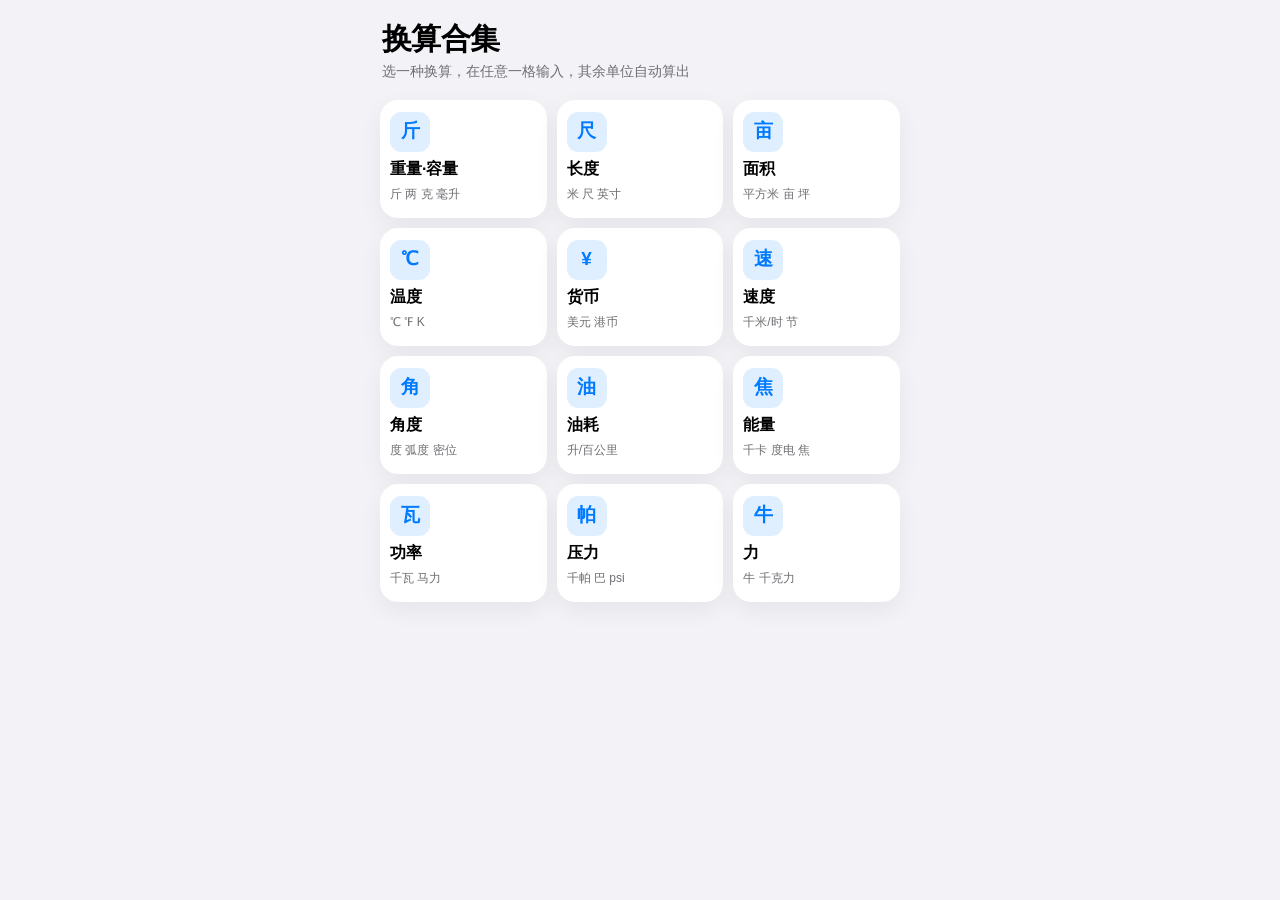
<file: index.html>
<!DOCTYPE html>
<html lang="zh-CN">
<head>
<meta charset="UTF-8">
<meta name="viewport" content="width=device-width, initial-scale=1.0, viewport-fit=cover">
<meta name="apple-mobile-web-app-capable" content="yes">
<meta name="mobile-web-app-capable" content="yes">
<meta name="apple-mobile-web-app-status-bar-style" content="default">
<meta name="theme-color" content="#F2F2F7" media="(prefers-color-scheme: light)">
<meta name="theme-color" content="#000000" media="(prefers-color-scheme: dark)">
<meta name="description" content="重量、容量、长度、面积、温度等常用单位换算合集，市制、公制、英美制一屏看全">
<title>换算合集</title>
<link rel="stylesheet" href="site.css?v=fe4e5e2e">
</head>
<body>
<!-- 本文件由 tools/build-pages.cjs 按 pages.js 生成，别手改 -->
<div class="container">
  <header class="hub-head">
    <h1>换算合集</h1>
    <p>选一种换算，在任意一格输入，其余单位自动算出</p>
  </header>
  <nav class="hub-grid" aria-label="全部换算">
    <a class="tile" href="weight.html" data-page="weight"><span class="glyph" aria-hidden="true">斤</span><b>重量·容量</b><small>斤 两 克 毫升</small></a>
    <a class="tile" href="length.html" data-page="length"><span class="glyph" aria-hidden="true">尺</span><b>长度</b><small>米 尺 英寸</small></a>
    <a class="tile" href="area.html" data-page="area"><span class="glyph" aria-hidden="true">亩</span><b>面积</b><small>平方米 亩 坪</small></a>
    <a class="tile" href="temperature.html" data-page="temperature"><span class="glyph" aria-hidden="true">℃</span><b>温度</b><small>℃ ℉ K</small></a>
    <a class="tile" href="currency.html" data-page="currency"><span class="glyph" aria-hidden="true">¥</span><b>货币</b><small>美元 港币</small></a>
    <a class="tile" href="speed.html" data-page="speed"><span class="glyph" aria-hidden="true">速</span><b>速度</b><small>千米/时 节</small></a>
    <a class="tile" href="angle.html" data-page="angle"><span class="glyph" aria-hidden="true">角</span><b>角度</b><small>度 弧度 密位</small></a>
    <a class="tile" href="fuel.html" data-page="fuel"><span class="glyph" aria-hidden="true">油</span><b>油耗</b><small>升/百公里</small></a>
    <a class="tile" href="energy.html" data-page="energy"><span class="glyph" aria-hidden="true">焦</span><b>能量</b><small>千卡 度电 焦</small></a>
    <a class="tile" href="power.html" data-page="power"><span class="glyph" aria-hidden="true">瓦</span><b>功率</b><small>千瓦 马力</small></a>
    <a class="tile" href="pressure.html" data-page="pressure"><span class="glyph" aria-hidden="true">帕</span><b>压力</b><small>千帕 巴 psi</small></a>
    <a class="tile" href="force.html" data-page="force"><span class="glyph" aria-hidden="true">牛</span><b>力</b><small>牛 千克力</small></a>
  </nav>
</div>

<div id="ptr-indicator" aria-hidden="true">
  <svg class="ptr-arrow" viewBox="0 0 24 24" fill="none" stroke="currentColor" stroke-width="2.5" stroke-linecap="round" stroke-linejoin="round"><line x1="12" y1="19" x2="12" y2="5"></line><polyline points="5 12 12 5 19 12"></polyline></svg>
  <svg class="ptr-spinner" viewBox="0 0 24 24" fill="none" stroke="currentColor" stroke-width="2.5" stroke-linecap="round"><path d="M21 12a9 9 0 1 1-6.219-8.56"></path></svg>
</div>
<div id="ptr-tip" hidden></div>

<script src="pull-to-refresh.js?v=6ef68b0f"></script>
<script>window.PullToRefresh.setupPullToRefresh({});</script>
</body>
</html>
</file>
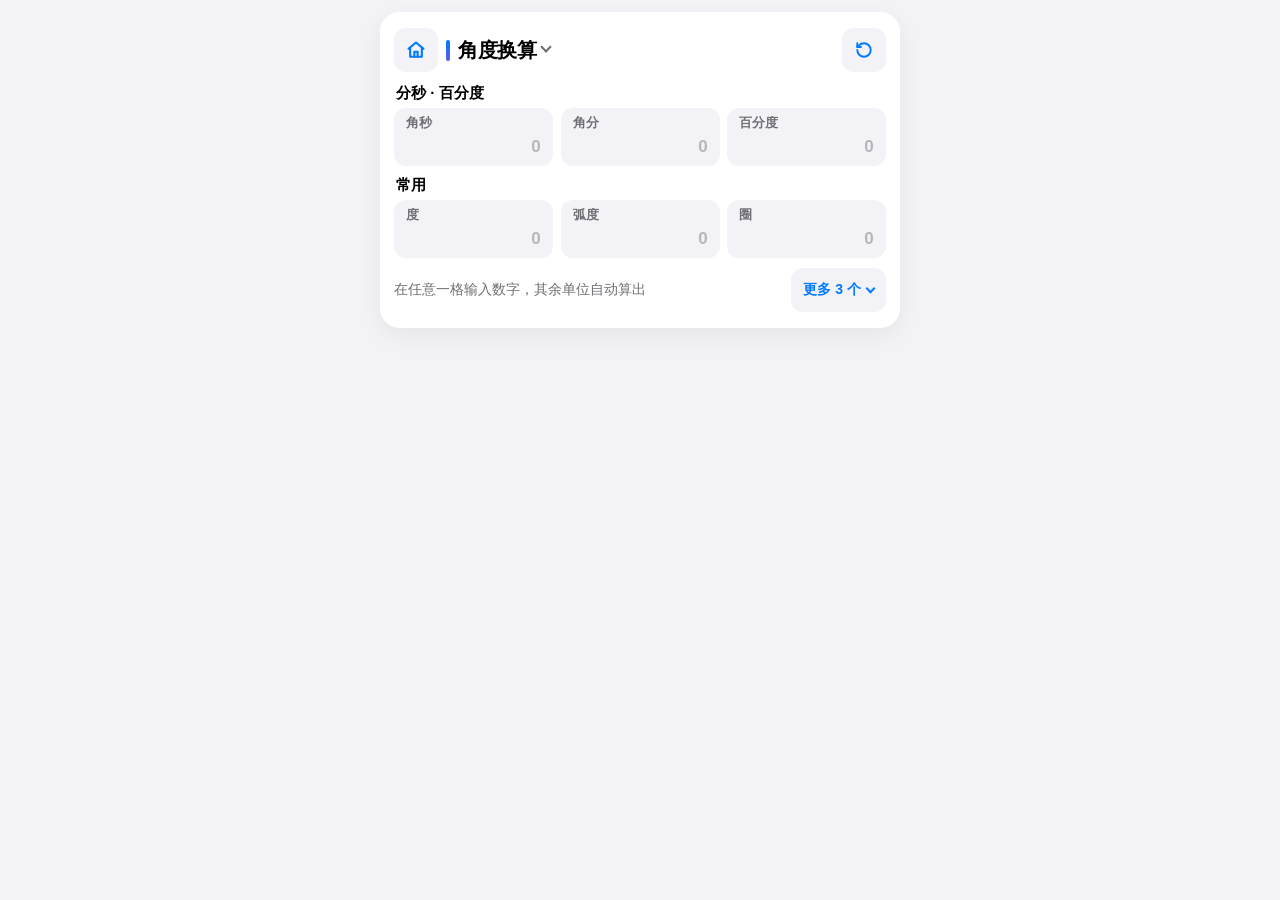
<file: angle.html>
<!DOCTYPE html>
<html lang="zh-CN">
<head>
<meta charset="UTF-8">
<meta name="viewport" content="width=device-width, initial-scale=1.0, viewport-fit=cover">
<meta name="apple-mobile-web-app-capable" content="yes">
<meta name="mobile-web-app-capable" content="yes">
<meta name="apple-mobile-web-app-status-bar-style" content="default">
<meta name="theme-color" content="#F2F2F7" media="(prefers-color-scheme: light)">
<meta name="theme-color" content="#000000" media="(prefers-color-scheme: dark)">
<meta name="description" content="度、弧度、角分、角秒、百分度、圈、密位等角度单位换算">
<title>角度换算</title>
<link rel="stylesheet" href="site.css?v=fe4e5e2e">
</head>
<body>
<!-- 本文件由 tools/build-pages.cjs 按 pages.js 生成，别手改 -->
<div class="container">
  <section class="card" id="cardConvert" aria-labelledby="ttlConvert">
    <div class="head">
      <a class="btn-icon btn-home" id="btnHome" href="./" aria-label="回到全部换算"><svg width="20" height="20" viewBox="0 0 24 24" fill="none" stroke="currentColor" stroke-width="2.5" stroke-linecap="round" stroke-linejoin="round" aria-hidden="true"><path d="M3 10.5 12 3l9 7.5"></path><path d="M5 9v11h14V9"></path><path d="M10 20v-6h4v6"></path></svg></a>
      <h1 id="ttlConvert"><button type="button" class="title-btn" id="btnSwitch" aria-haspopup="true" aria-expanded="false">角度换算<span class="chev" aria-hidden="true"></span></button></h1>
      <button type="button" class="btn-icon" id="btnReset" aria-label="归零">
        <svg width="18" height="18" viewBox="0 0 24 24" fill="none" stroke="currentColor" stroke-width="2.5" stroke-linecap="round" stroke-linejoin="round" aria-hidden="true"><path d="M3 12a9 9 0 1 0 9-9 9.75 9.75 0 0 0-6.74 2.74L3 8"></path><polyline points="3 3 3 8 8 8"></polyline></svg>
      </button>
    </div>
    <div id="groups" class="units"></div>
    <div class="refer-row">
      <div class="refer" id="refer" aria-live="polite"></div>
      <button type="button" class="btn-more" id="btnMore" aria-expanded="false" aria-controls="more"><span id="moreText">更多单位</span><span class="chev" aria-hidden="true"></span></button>
    </div>
    <div id="more" class="units" hidden></div>
  </section>
</div>

<div id="ptr-indicator" aria-hidden="true">
  <svg class="ptr-arrow" viewBox="0 0 24 24" fill="none" stroke="currentColor" stroke-width="2.5" stroke-linecap="round" stroke-linejoin="round"><line x1="12" y1="19" x2="12" y2="5"></line><polyline points="5 12 12 5 19 12"></polyline></svg>
  <svg class="ptr-spinner" viewBox="0 0 24 24" fill="none" stroke="currentColor" stroke-width="2.5" stroke-linecap="round"><path d="M21 12a9 9 0 1 1-6.219-8.56"></path></svg>
</div>
<div id="ptr-tip" hidden></div>

<script src="core.js?v=be0b156e"></script>
<script src="pages.js?v=3d2403b2"></script>
<script src="nav.js?v=f8eb564d"></script>
<script src="data-angle.js?v=df1aeec8"></script>
<script src="pull-to-refresh.js?v=6ef68b0f"></script>
<script src="grid.js?v=6ae7cf83"></script>
<script>
(function () {
  'use strict';
  var D = window.WV_ANGLE, conv = window.WVCore.makeConverter(D.units);
  var menu = window.WVNav.mountSwitcher('angle');
  var grid = window.WVGrid.mount({
    data: D, key: 'angle', signed: !!D.signed, tinySci: !!D.tinySci, convert: conv.convertAll, texts: D.texts || null,
    validate: D.validate ? function (v, id) { return D.validate(conv.toBase(v, id)); } : null,
    blocked: menu.isOpen
  });
})();
</script>
</body>
</html>
</file>
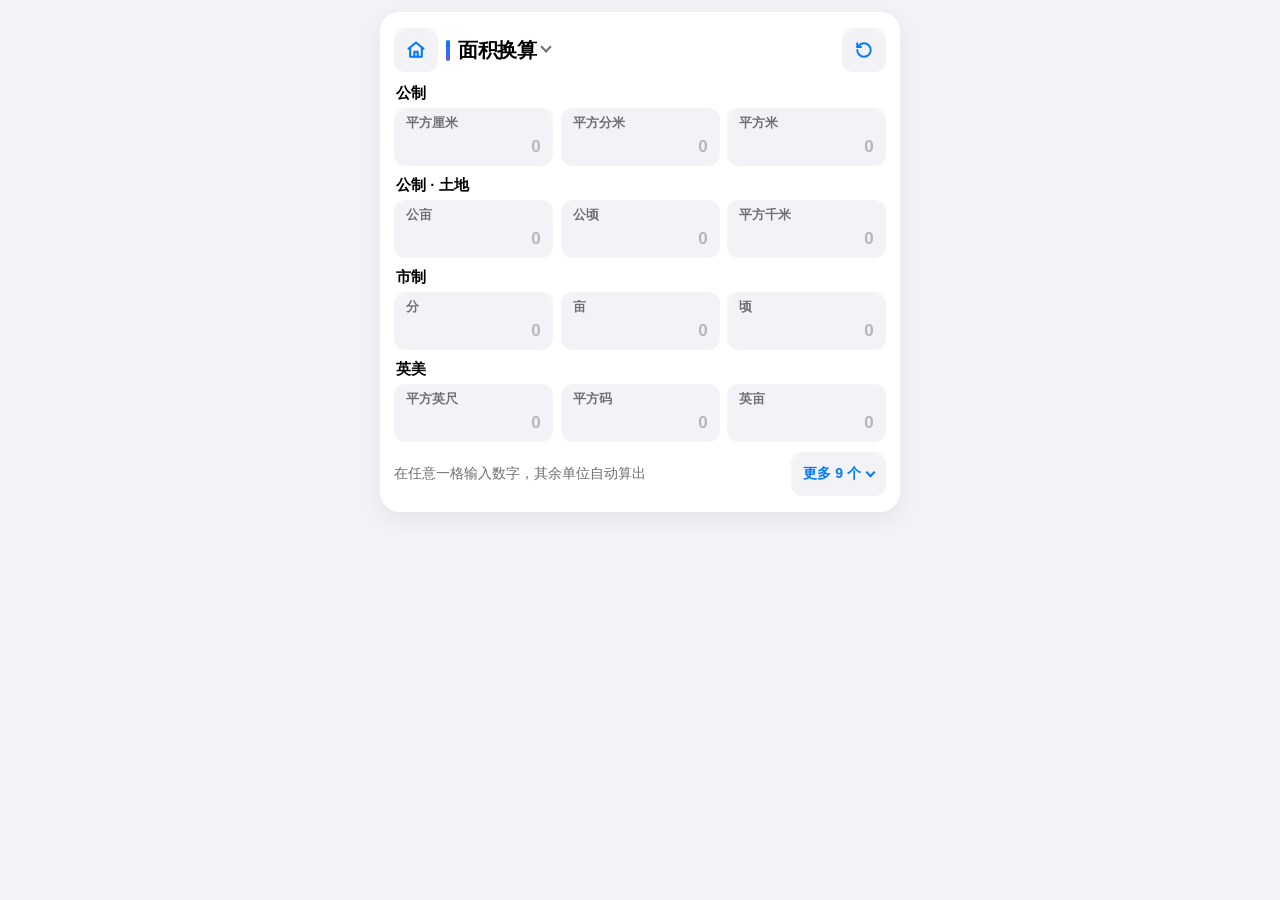
<file: area.html>
<!DOCTYPE html>
<html lang="zh-CN">
<head>
<meta charset="UTF-8">
<meta name="viewport" content="width=device-width, initial-scale=1.0, viewport-fit=cover">
<meta name="apple-mobile-web-app-capable" content="yes">
<meta name="mobile-web-app-capable" content="yes">
<meta name="apple-mobile-web-app-status-bar-style" content="default">
<meta name="theme-color" content="#F2F2F7" media="(prefers-color-scheme: light)">
<meta name="theme-color" content="#000000" media="(prefers-color-scheme: dark)">
<meta name="description" content="平方米、亩、公顷、平方千米、坪、英亩、平方英尺等面积单位换算">
<title>面积换算</title>
<link rel="stylesheet" href="site.css?v=fe4e5e2e">
</head>
<body>
<!-- 本文件由 tools/build-pages.cjs 按 pages.js 生成，别手改 -->
<div class="container">
  <section class="card" id="cardConvert" aria-labelledby="ttlConvert">
    <div class="head">
      <a class="btn-icon btn-home" id="btnHome" href="./" aria-label="回到全部换算"><svg width="20" height="20" viewBox="0 0 24 24" fill="none" stroke="currentColor" stroke-width="2.5" stroke-linecap="round" stroke-linejoin="round" aria-hidden="true"><path d="M3 10.5 12 3l9 7.5"></path><path d="M5 9v11h14V9"></path><path d="M10 20v-6h4v6"></path></svg></a>
      <h1 id="ttlConvert"><button type="button" class="title-btn" id="btnSwitch" aria-haspopup="true" aria-expanded="false">面积换算<span class="chev" aria-hidden="true"></span></button></h1>
      <button type="button" class="btn-icon" id="btnReset" aria-label="归零">
        <svg width="18" height="18" viewBox="0 0 24 24" fill="none" stroke="currentColor" stroke-width="2.5" stroke-linecap="round" stroke-linejoin="round" aria-hidden="true"><path d="M3 12a9 9 0 1 0 9-9 9.75 9.75 0 0 0-6.74 2.74L3 8"></path><polyline points="3 3 3 8 8 8"></polyline></svg>
      </button>
    </div>
    <div id="groups" class="units"></div>
    <div class="refer-row">
      <div class="refer" id="refer" aria-live="polite"></div>
      <button type="button" class="btn-more" id="btnMore" aria-expanded="false" aria-controls="more"><span id="moreText">更多单位</span><span class="chev" aria-hidden="true"></span></button>
    </div>
    <div id="more" class="units" hidden></div>
  </section>
</div>

<div id="ptr-indicator" aria-hidden="true">
  <svg class="ptr-arrow" viewBox="0 0 24 24" fill="none" stroke="currentColor" stroke-width="2.5" stroke-linecap="round" stroke-linejoin="round"><line x1="12" y1="19" x2="12" y2="5"></line><polyline points="5 12 12 5 19 12"></polyline></svg>
  <svg class="ptr-spinner" viewBox="0 0 24 24" fill="none" stroke="currentColor" stroke-width="2.5" stroke-linecap="round"><path d="M21 12a9 9 0 1 1-6.219-8.56"></path></svg>
</div>
<div id="ptr-tip" hidden></div>

<script src="core.js?v=be0b156e"></script>
<script src="pages.js?v=3d2403b2"></script>
<script src="nav.js?v=f8eb564d"></script>
<script src="data-area.js?v=d207027f"></script>
<script src="pull-to-refresh.js?v=6ef68b0f"></script>
<script src="grid.js?v=6ae7cf83"></script>
<script>
(function () {
  'use strict';
  var D = window.WV_AREA, conv = window.WVCore.makeConverter(D.units);
  var menu = window.WVNav.mountSwitcher('area');
  var grid = window.WVGrid.mount({
    data: D, key: 'area', signed: !!D.signed, tinySci: !!D.tinySci, convert: conv.convertAll, texts: D.texts || null,
    validate: D.validate ? function (v, id) { return D.validate(conv.toBase(v, id)); } : null,
    blocked: menu.isOpen
  });
})();
</script>
</body>
</html>
</file>
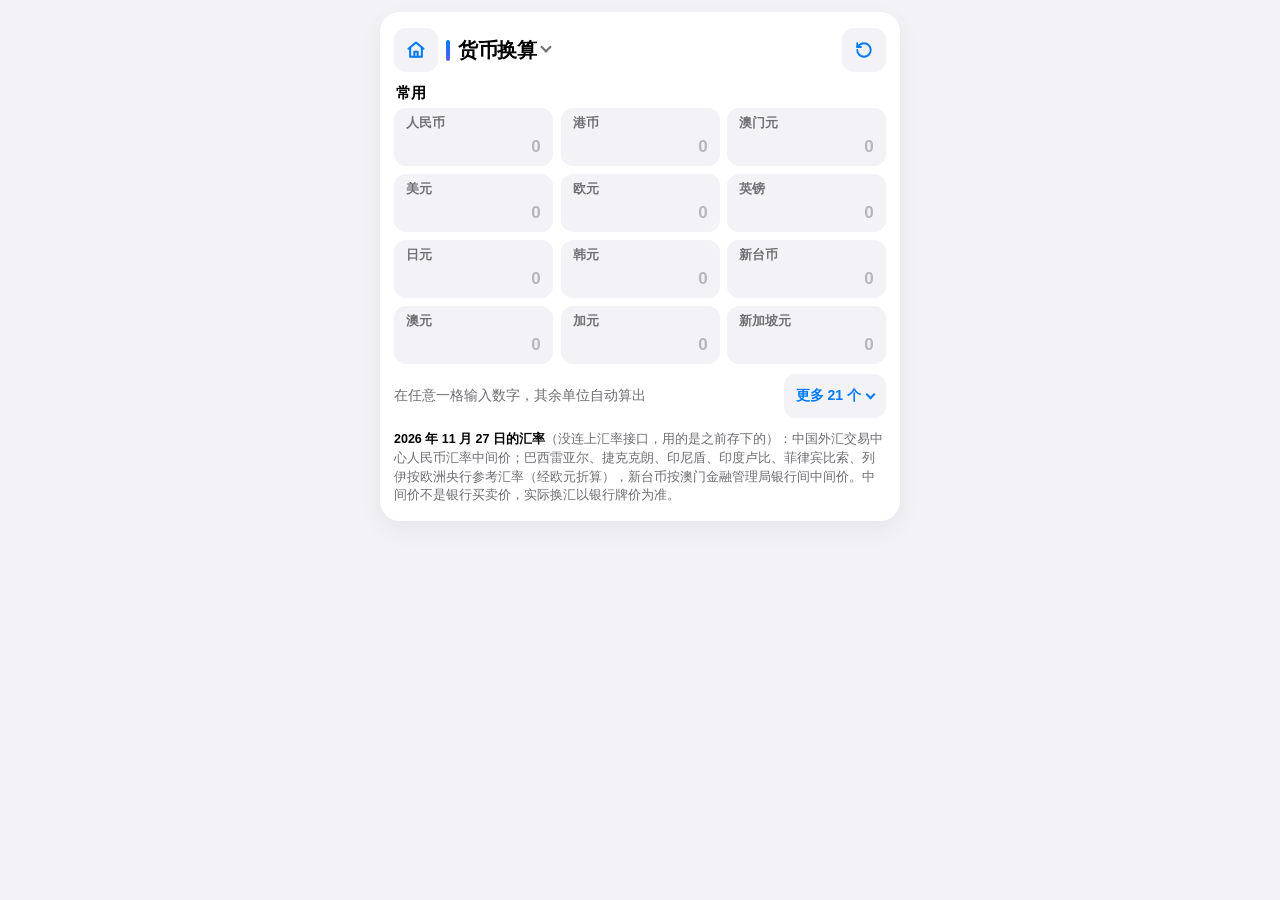
<file: currency.html>
<!DOCTYPE html>
<html lang="zh-CN">
<head>
<meta charset="UTF-8">
<meta name="viewport" content="width=device-width, initial-scale=1.0, viewport-fit=cover">
<meta name="apple-mobile-web-app-capable" content="yes">
<meta name="mobile-web-app-capable" content="yes">
<meta name="apple-mobile-web-app-status-bar-style" content="default">
<meta name="theme-color" content="#F2F2F7" media="(prefers-color-scheme: light)">
<meta name="theme-color" content="#000000" media="(prefers-color-scheme: dark)">
<meta name="description" content="人民币、美元、欧元、港币、日元、英镑、新台币等 33 种货币换算，按中国外汇交易中心人民币汇率中间价">
<title>货币换算</title>
<link rel="stylesheet" href="site.css?v=fe4e5e2e">
</head>
<body>
<!-- 本文件由 tools/build-pages.cjs 按 pages.js 生成，别手改 -->
<div class="container">
  <section class="card" id="cardConvert" aria-labelledby="ttlConvert">
    <div class="head">
      <a class="btn-icon btn-home" id="btnHome" href="./" aria-label="回到全部换算"><svg width="20" height="20" viewBox="0 0 24 24" fill="none" stroke="currentColor" stroke-width="2.5" stroke-linecap="round" stroke-linejoin="round" aria-hidden="true"><path d="M3 10.5 12 3l9 7.5"></path><path d="M5 9v11h14V9"></path><path d="M10 20v-6h4v6"></path></svg></a>
      <h1 id="ttlConvert"><button type="button" class="title-btn" id="btnSwitch" aria-haspopup="true" aria-expanded="false">货币换算<span class="chev" aria-hidden="true"></span></button></h1>
      <button type="button" class="btn-icon" id="btnReset" aria-label="归零">
        <svg width="18" height="18" viewBox="0 0 24 24" fill="none" stroke="currentColor" stroke-width="2.5" stroke-linecap="round" stroke-linejoin="round" aria-hidden="true"><path d="M3 12a9 9 0 1 0 9-9 9.75 9.75 0 0 0-6.74 2.74L3 8"></path><polyline points="3 3 3 8 8 8"></polyline></svg>
      </button>
    </div>
    <div id="groups" class="units"></div>
    <div class="refer-row">
      <div class="refer" id="refer" aria-live="polite"></div>
      <button type="button" class="btn-more" id="btnMore" aria-expanded="false" aria-controls="more"><span id="moreText">更多单位</span><span class="chev" aria-hidden="true"></span></button>
    </div>
    <div id="more" class="units" hidden></div>
    <p class="note live-note" id="liveNote" aria-live="polite"></p>
  </section>
</div>

<div id="ptr-indicator" aria-hidden="true">
  <svg class="ptr-arrow" viewBox="0 0 24 24" fill="none" stroke="currentColor" stroke-width="2.5" stroke-linecap="round" stroke-linejoin="round"><line x1="12" y1="19" x2="12" y2="5"></line><polyline points="5 12 12 5 19 12"></polyline></svg>
  <svg class="ptr-spinner" viewBox="0 0 24 24" fill="none" stroke="currentColor" stroke-width="2.5" stroke-linecap="round"><path d="M21 12a9 9 0 1 1-6.219-8.56"></path></svg>
</div>
<div id="ptr-tip" hidden></div>

<script src="core.js?v=be0b156e"></script>
<script src="pages.js?v=3d2403b2"></script>
<script src="nav.js?v=f8eb564d"></script>
<script src="rates.js?v=27da7145"></script>
<script src="data-currency.js?v=223d5588"></script>
<script src="pull-to-refresh.js?v=6ef68b0f"></script>
<script src="grid.js?v=6ae7cf83"></script>
<script src="currency.js?v=d5c1c31f"></script>
<script>
(function () {
  'use strict';
  var D = window.WV_CURRENCY, conv = window.WVCore.makeConverter(D.units);
  var menu = window.WVNav.mountSwitcher('currency');
  var grid = window.WVGrid.mount({
    data: D, key: 'currency', signed: !!D.signed, tinySci: !!D.tinySci, convert: conv.convertAll, texts: D.texts || null,
    validate: D.validate ? function (v, id) { return D.validate(conv.toBase(v, id)); } : null,
    blocked: menu.isOpen
  });
  window.WVLive.start(grid, D);   // 页面加载后再拉实时数据（货币：最新汇率）
})();
</script>
</body>
</html>
</file>
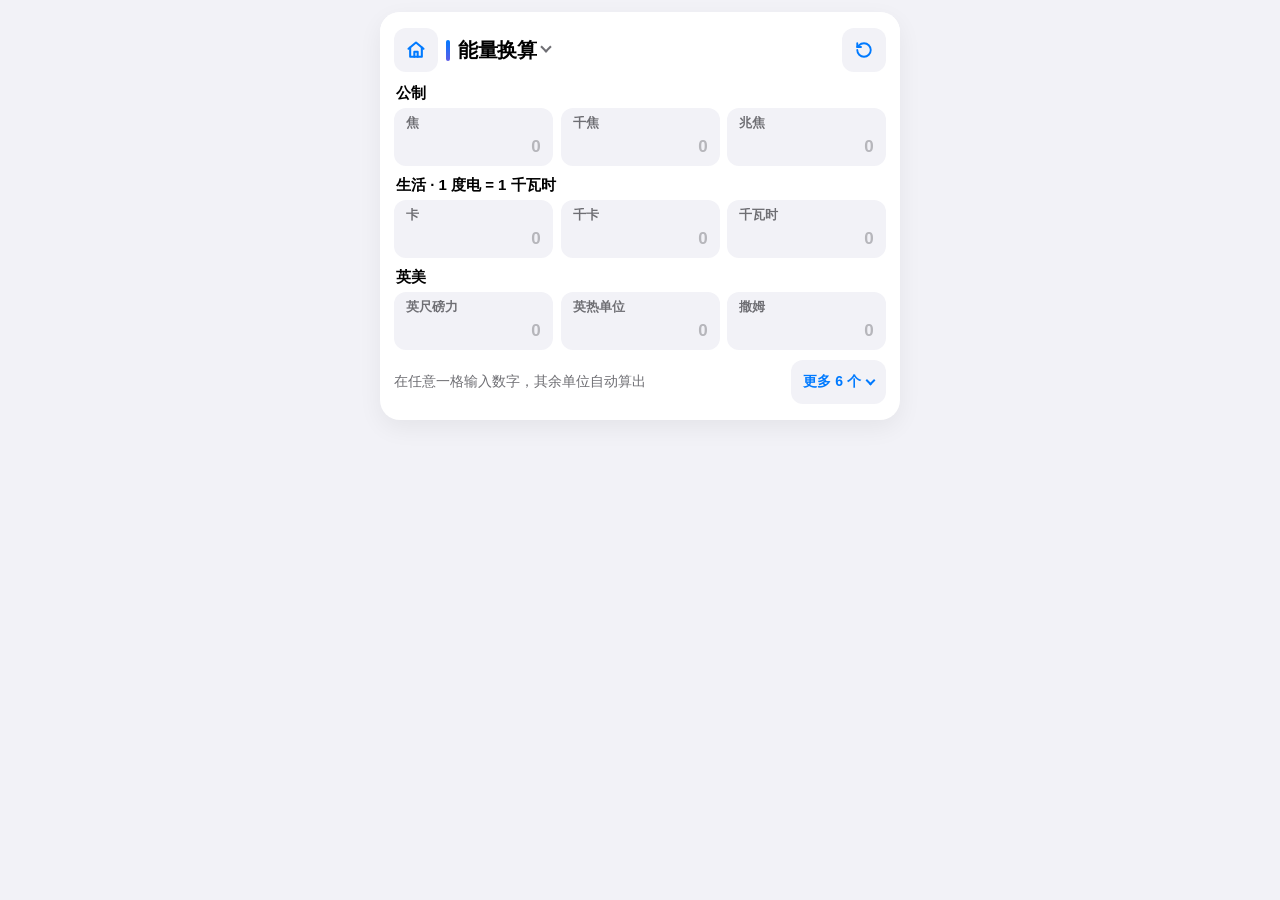
<file: energy.html>
<!DOCTYPE html>
<html lang="zh-CN">
<head>
<meta charset="UTF-8">
<meta name="viewport" content="width=device-width, initial-scale=1.0, viewport-fit=cover">
<meta name="apple-mobile-web-app-capable" content="yes">
<meta name="mobile-web-app-capable" content="yes">
<meta name="apple-mobile-web-app-status-bar-style" content="default">
<meta name="theme-color" content="#F2F2F7" media="(prefers-color-scheme: light)">
<meta name="theme-color" content="#000000" media="(prefers-color-scheme: dark)">
<meta name="description" content="焦耳、千焦、卡、千卡（大卡）、千瓦时（度）、英热单位、电子伏、标准煤等能量单位换算">
<title>能量换算</title>
<link rel="stylesheet" href="site.css?v=fe4e5e2e">
</head>
<body>
<!-- 本文件由 tools/build-pages.cjs 按 pages.js 生成，别手改 -->
<div class="container">
  <section class="card" id="cardConvert" aria-labelledby="ttlConvert">
    <div class="head">
      <a class="btn-icon btn-home" id="btnHome" href="./" aria-label="回到全部换算"><svg width="20" height="20" viewBox="0 0 24 24" fill="none" stroke="currentColor" stroke-width="2.5" stroke-linecap="round" stroke-linejoin="round" aria-hidden="true"><path d="M3 10.5 12 3l9 7.5"></path><path d="M5 9v11h14V9"></path><path d="M10 20v-6h4v6"></path></svg></a>
      <h1 id="ttlConvert"><button type="button" class="title-btn" id="btnSwitch" aria-haspopup="true" aria-expanded="false">能量换算<span class="chev" aria-hidden="true"></span></button></h1>
      <button type="button" class="btn-icon" id="btnReset" aria-label="归零">
        <svg width="18" height="18" viewBox="0 0 24 24" fill="none" stroke="currentColor" stroke-width="2.5" stroke-linecap="round" stroke-linejoin="round" aria-hidden="true"><path d="M3 12a9 9 0 1 0 9-9 9.75 9.75 0 0 0-6.74 2.74L3 8"></path><polyline points="3 3 3 8 8 8"></polyline></svg>
      </button>
    </div>
    <div id="groups" class="units"></div>
    <div class="refer-row">
      <div class="refer" id="refer" aria-live="polite"></div>
      <button type="button" class="btn-more" id="btnMore" aria-expanded="false" aria-controls="more"><span id="moreText">更多单位</span><span class="chev" aria-hidden="true"></span></button>
    </div>
    <div id="more" class="units" hidden></div>
  </section>
</div>

<div id="ptr-indicator" aria-hidden="true">
  <svg class="ptr-arrow" viewBox="0 0 24 24" fill="none" stroke="currentColor" stroke-width="2.5" stroke-linecap="round" stroke-linejoin="round"><line x1="12" y1="19" x2="12" y2="5"></line><polyline points="5 12 12 5 19 12"></polyline></svg>
  <svg class="ptr-spinner" viewBox="0 0 24 24" fill="none" stroke="currentColor" stroke-width="2.5" stroke-linecap="round"><path d="M21 12a9 9 0 1 1-6.219-8.56"></path></svg>
</div>
<div id="ptr-tip" hidden></div>

<script src="core.js?v=be0b156e"></script>
<script src="pages.js?v=3d2403b2"></script>
<script src="nav.js?v=f8eb564d"></script>
<script src="data-energy.js?v=8d5175f2"></script>
<script src="pull-to-refresh.js?v=6ef68b0f"></script>
<script src="grid.js?v=6ae7cf83"></script>
<script>
(function () {
  'use strict';
  var D = window.WV_ENERGY, conv = window.WVCore.makeConverter(D.units);
  var menu = window.WVNav.mountSwitcher('energy');
  var grid = window.WVGrid.mount({
    data: D, key: 'energy', signed: !!D.signed, tinySci: !!D.tinySci, convert: conv.convertAll, texts: D.texts || null,
    validate: D.validate ? function (v, id) { return D.validate(conv.toBase(v, id)); } : null,
    blocked: menu.isOpen
  });
})();
</script>
</body>
</html>
</file>
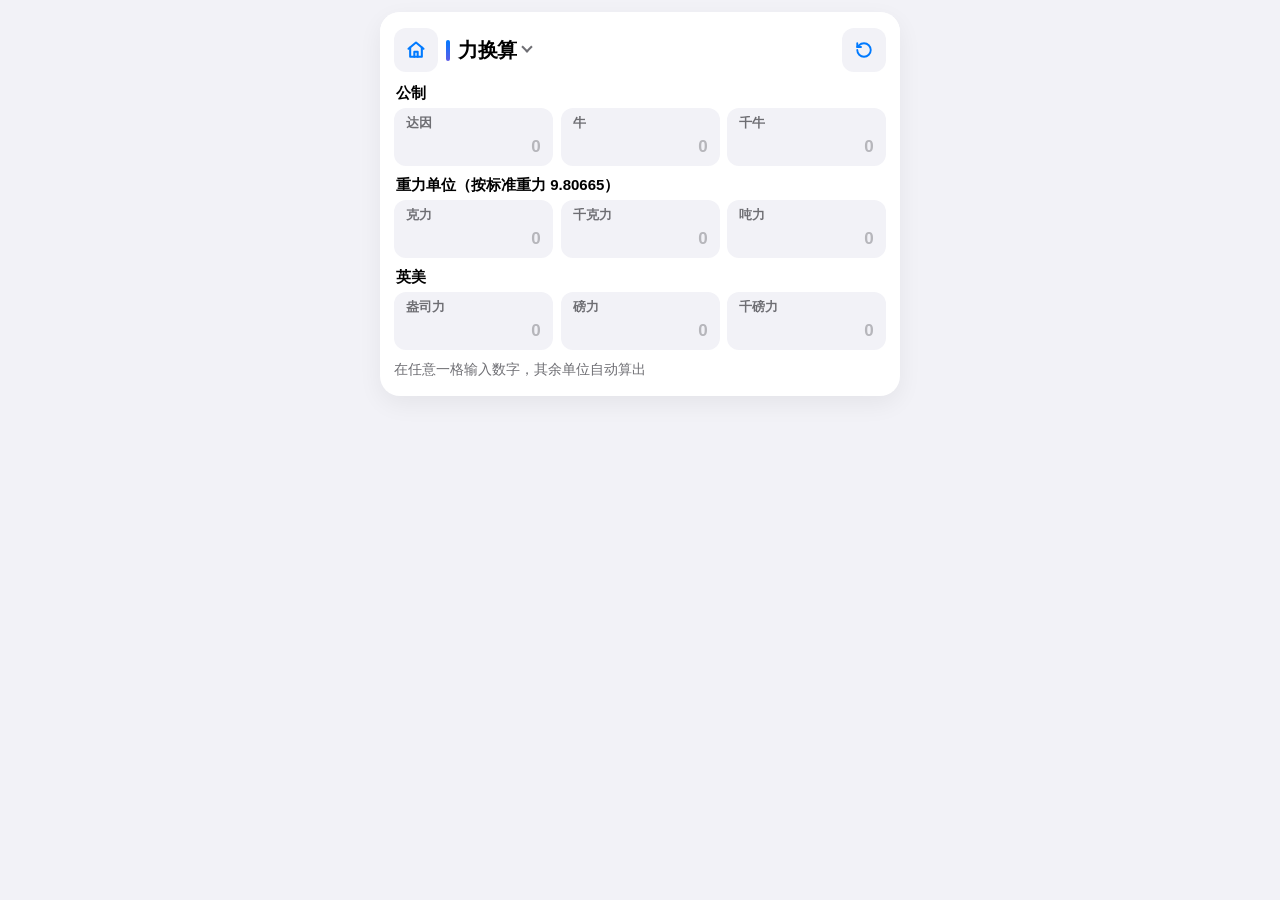
<file: force.html>
<!DOCTYPE html>
<html lang="zh-CN">
<head>
<meta charset="UTF-8">
<meta name="viewport" content="width=device-width, initial-scale=1.0, viewport-fit=cover">
<meta name="apple-mobile-web-app-capable" content="yes">
<meta name="mobile-web-app-capable" content="yes">
<meta name="apple-mobile-web-app-status-bar-style" content="default">
<meta name="theme-color" content="#F2F2F7" media="(prefers-color-scheme: light)">
<meta name="theme-color" content="#000000" media="(prefers-color-scheme: dark)">
<meta name="description" content="牛、千牛、千克力、吨力、磅力、达因等力的单位换算">
<title>力换算</title>
<link rel="stylesheet" href="site.css?v=fe4e5e2e">
</head>
<body>
<!-- 本文件由 tools/build-pages.cjs 按 pages.js 生成，别手改 -->
<div class="container">
  <section class="card" id="cardConvert" aria-labelledby="ttlConvert">
    <div class="head">
      <a class="btn-icon btn-home" id="btnHome" href="./" aria-label="回到全部换算"><svg width="20" height="20" viewBox="0 0 24 24" fill="none" stroke="currentColor" stroke-width="2.5" stroke-linecap="round" stroke-linejoin="round" aria-hidden="true"><path d="M3 10.5 12 3l9 7.5"></path><path d="M5 9v11h14V9"></path><path d="M10 20v-6h4v6"></path></svg></a>
      <h1 id="ttlConvert"><button type="button" class="title-btn" id="btnSwitch" aria-haspopup="true" aria-expanded="false">力换算<span class="chev" aria-hidden="true"></span></button></h1>
      <button type="button" class="btn-icon" id="btnReset" aria-label="归零">
        <svg width="18" height="18" viewBox="0 0 24 24" fill="none" stroke="currentColor" stroke-width="2.5" stroke-linecap="round" stroke-linejoin="round" aria-hidden="true"><path d="M3 12a9 9 0 1 0 9-9 9.75 9.75 0 0 0-6.74 2.74L3 8"></path><polyline points="3 3 3 8 8 8"></polyline></svg>
      </button>
    </div>
    <div id="groups" class="units"></div>
    <div class="refer-row">
      <div class="refer" id="refer" aria-live="polite"></div>
      <button type="button" class="btn-more" id="btnMore" aria-expanded="false" aria-controls="more"><span id="moreText">更多单位</span><span class="chev" aria-hidden="true"></span></button>
    </div>
    <div id="more" class="units" hidden></div>
  </section>
</div>

<div id="ptr-indicator" aria-hidden="true">
  <svg class="ptr-arrow" viewBox="0 0 24 24" fill="none" stroke="currentColor" stroke-width="2.5" stroke-linecap="round" stroke-linejoin="round"><line x1="12" y1="19" x2="12" y2="5"></line><polyline points="5 12 12 5 19 12"></polyline></svg>
  <svg class="ptr-spinner" viewBox="0 0 24 24" fill="none" stroke="currentColor" stroke-width="2.5" stroke-linecap="round"><path d="M21 12a9 9 0 1 1-6.219-8.56"></path></svg>
</div>
<div id="ptr-tip" hidden></div>

<script src="core.js?v=be0b156e"></script>
<script src="pages.js?v=3d2403b2"></script>
<script src="nav.js?v=f8eb564d"></script>
<script src="data-force.js?v=dd5a5c03"></script>
<script src="pull-to-refresh.js?v=6ef68b0f"></script>
<script src="grid.js?v=6ae7cf83"></script>
<script>
(function () {
  'use strict';
  var D = window.WV_FORCE, conv = window.WVCore.makeConverter(D.units);
  var menu = window.WVNav.mountSwitcher('force');
  var grid = window.WVGrid.mount({
    data: D, key: 'force', signed: !!D.signed, tinySci: !!D.tinySci, convert: conv.convertAll, texts: D.texts || null,
    validate: D.validate ? function (v, id) { return D.validate(conv.toBase(v, id)); } : null,
    blocked: menu.isOpen
  });
})();
</script>
</body>
</html>
</file>
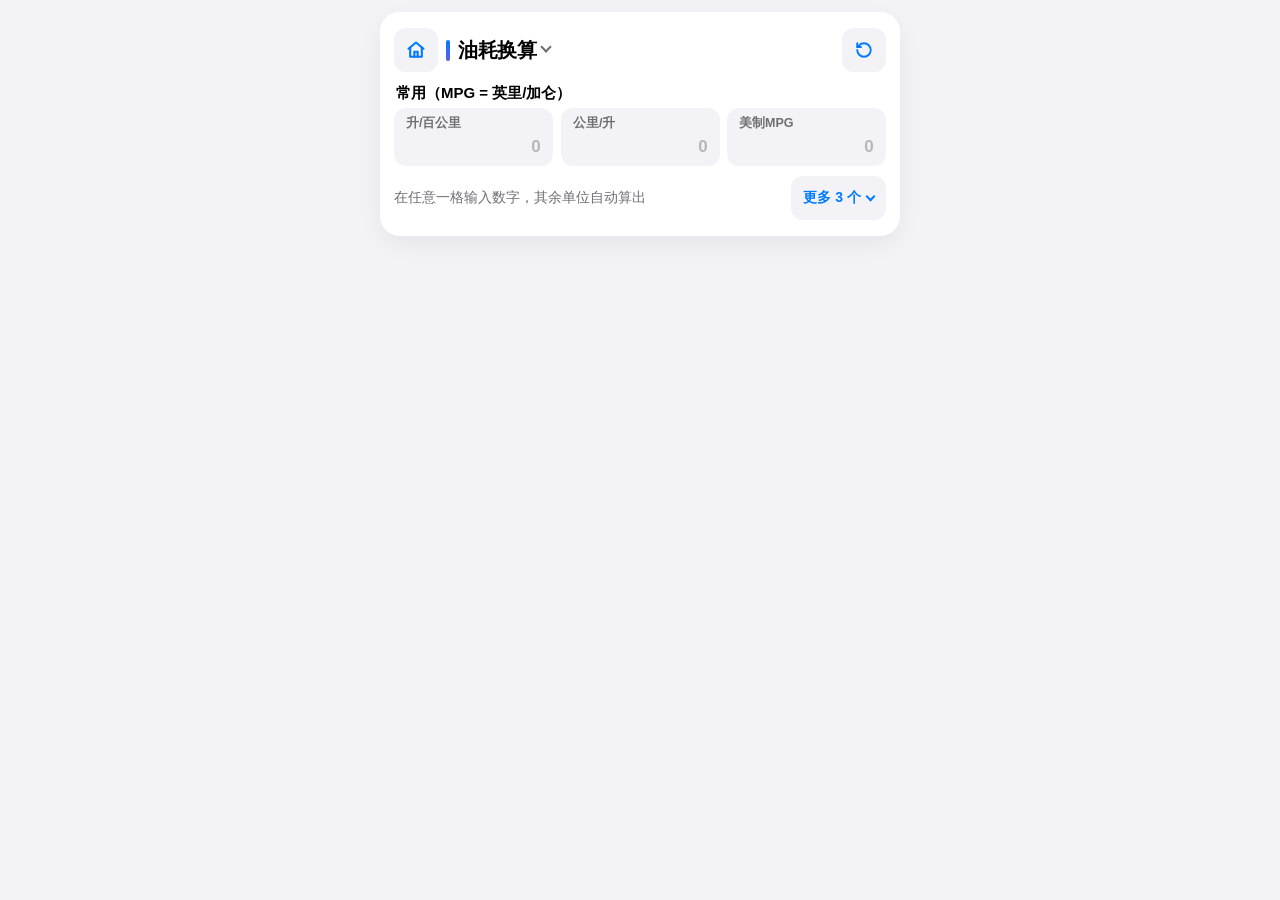
<file: fuel.html>
<!DOCTYPE html>
<html lang="zh-CN">
<head>
<meta charset="UTF-8">
<meta name="viewport" content="width=device-width, initial-scale=1.0, viewport-fit=cover">
<meta name="apple-mobile-web-app-capable" content="yes">
<meta name="mobile-web-app-capable" content="yes">
<meta name="apple-mobile-web-app-status-bar-style" content="default">
<meta name="theme-color" content="#F2F2F7" media="(prefers-color-scheme: light)">
<meta name="theme-color" content="#000000" media="(prefers-color-scheme: dark)">
<meta name="description" content="升/百公里、公里/升、英里/加仑（MPG，美制与英制）等油耗单位换算">
<title>油耗换算</title>
<link rel="stylesheet" href="site.css?v=fe4e5e2e">
</head>
<body>
<!-- 本文件由 tools/build-pages.cjs 按 pages.js 生成，别手改 -->
<div class="container">
  <section class="card" id="cardConvert" aria-labelledby="ttlConvert">
    <div class="head">
      <a class="btn-icon btn-home" id="btnHome" href="./" aria-label="回到全部换算"><svg width="20" height="20" viewBox="0 0 24 24" fill="none" stroke="currentColor" stroke-width="2.5" stroke-linecap="round" stroke-linejoin="round" aria-hidden="true"><path d="M3 10.5 12 3l9 7.5"></path><path d="M5 9v11h14V9"></path><path d="M10 20v-6h4v6"></path></svg></a>
      <h1 id="ttlConvert"><button type="button" class="title-btn" id="btnSwitch" aria-haspopup="true" aria-expanded="false">油耗换算<span class="chev" aria-hidden="true"></span></button></h1>
      <button type="button" class="btn-icon" id="btnReset" aria-label="归零">
        <svg width="18" height="18" viewBox="0 0 24 24" fill="none" stroke="currentColor" stroke-width="2.5" stroke-linecap="round" stroke-linejoin="round" aria-hidden="true"><path d="M3 12a9 9 0 1 0 9-9 9.75 9.75 0 0 0-6.74 2.74L3 8"></path><polyline points="3 3 3 8 8 8"></polyline></svg>
      </button>
    </div>
    <div id="groups" class="units"></div>
    <div class="refer-row">
      <div class="refer" id="refer" aria-live="polite"></div>
      <button type="button" class="btn-more" id="btnMore" aria-expanded="false" aria-controls="more"><span id="moreText">更多单位</span><span class="chev" aria-hidden="true"></span></button>
    </div>
    <div id="more" class="units" hidden></div>
  </section>
</div>

<div id="ptr-indicator" aria-hidden="true">
  <svg class="ptr-arrow" viewBox="0 0 24 24" fill="none" stroke="currentColor" stroke-width="2.5" stroke-linecap="round" stroke-linejoin="round"><line x1="12" y1="19" x2="12" y2="5"></line><polyline points="5 12 12 5 19 12"></polyline></svg>
  <svg class="ptr-spinner" viewBox="0 0 24 24" fill="none" stroke="currentColor" stroke-width="2.5" stroke-linecap="round"><path d="M21 12a9 9 0 1 1-6.219-8.56"></path></svg>
</div>
<div id="ptr-tip" hidden></div>

<script src="core.js?v=be0b156e"></script>
<script src="pages.js?v=3d2403b2"></script>
<script src="nav.js?v=f8eb564d"></script>
<script src="data-fuel.js?v=8adf9174"></script>
<script src="pull-to-refresh.js?v=6ef68b0f"></script>
<script src="grid.js?v=6ae7cf83"></script>
<script>
(function () {
  'use strict';
  var D = window.WV_FUEL, conv = window.WVCore.makeConverter(D.units);
  var menu = window.WVNav.mountSwitcher('fuel');
  var grid = window.WVGrid.mount({
    data: D, key: 'fuel', signed: !!D.signed, tinySci: !!D.tinySci, convert: conv.convertAll, texts: D.texts || null,
    validate: D.validate ? function (v, id) { return D.validate(conv.toBase(v, id)); } : null,
    blocked: menu.isOpen
  });
})();
</script>
</body>
</html>
</file>
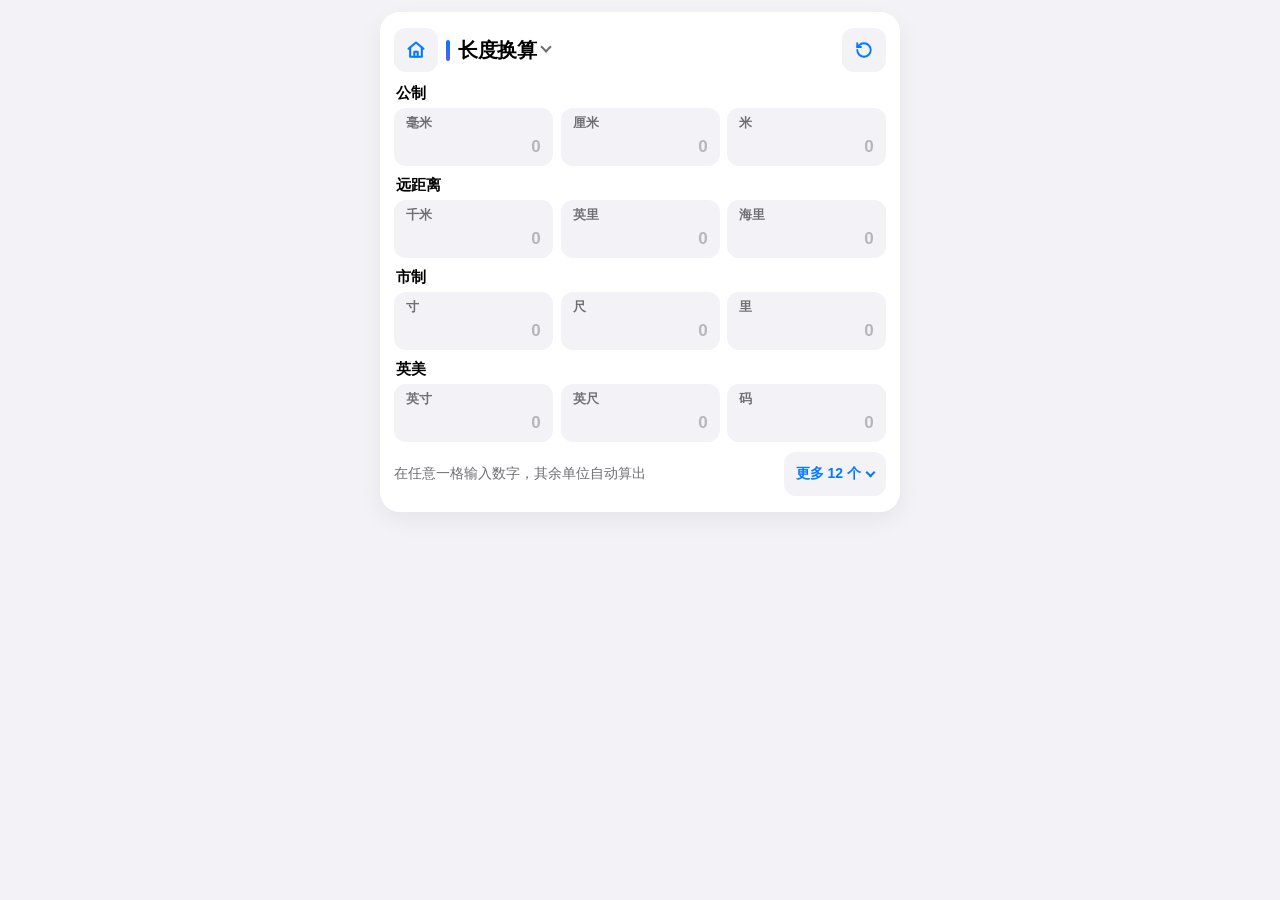
<file: length.html>
<!DOCTYPE html>
<html lang="zh-CN">
<head>
<meta charset="UTF-8">
<meta name="viewport" content="width=device-width, initial-scale=1.0, viewport-fit=cover">
<meta name="apple-mobile-web-app-capable" content="yes">
<meta name="mobile-web-app-capable" content="yes">
<meta name="apple-mobile-web-app-status-bar-style" content="default">
<meta name="theme-color" content="#F2F2F7" media="(prefers-color-scheme: light)">
<meta name="theme-color" content="#000000" media="(prefers-color-scheme: dark)">
<meta name="description" content="米、厘米、尺、寸、里、英寸、英尺、英里、海里、光年等长度单位换算">
<title>长度换算</title>
<link rel="stylesheet" href="site.css?v=fe4e5e2e">
</head>
<body>
<!-- 本文件由 tools/build-pages.cjs 按 pages.js 生成，别手改 -->
<div class="container">
  <section class="card" id="cardConvert" aria-labelledby="ttlConvert">
    <div class="head">
      <a class="btn-icon btn-home" id="btnHome" href="./" aria-label="回到全部换算"><svg width="20" height="20" viewBox="0 0 24 24" fill="none" stroke="currentColor" stroke-width="2.5" stroke-linecap="round" stroke-linejoin="round" aria-hidden="true"><path d="M3 10.5 12 3l9 7.5"></path><path d="M5 9v11h14V9"></path><path d="M10 20v-6h4v6"></path></svg></a>
      <h1 id="ttlConvert"><button type="button" class="title-btn" id="btnSwitch" aria-haspopup="true" aria-expanded="false">长度换算<span class="chev" aria-hidden="true"></span></button></h1>
      <button type="button" class="btn-icon" id="btnReset" aria-label="归零">
        <svg width="18" height="18" viewBox="0 0 24 24" fill="none" stroke="currentColor" stroke-width="2.5" stroke-linecap="round" stroke-linejoin="round" aria-hidden="true"><path d="M3 12a9 9 0 1 0 9-9 9.75 9.75 0 0 0-6.74 2.74L3 8"></path><polyline points="3 3 3 8 8 8"></polyline></svg>
      </button>
    </div>
    <div id="groups" class="units"></div>
    <div class="refer-row">
      <div class="refer" id="refer" aria-live="polite"></div>
      <button type="button" class="btn-more" id="btnMore" aria-expanded="false" aria-controls="more"><span id="moreText">更多单位</span><span class="chev" aria-hidden="true"></span></button>
    </div>
    <div id="more" class="units" hidden></div>
  </section>
</div>

<div id="ptr-indicator" aria-hidden="true">
  <svg class="ptr-arrow" viewBox="0 0 24 24" fill="none" stroke="currentColor" stroke-width="2.5" stroke-linecap="round" stroke-linejoin="round"><line x1="12" y1="19" x2="12" y2="5"></line><polyline points="5 12 12 5 19 12"></polyline></svg>
  <svg class="ptr-spinner" viewBox="0 0 24 24" fill="none" stroke="currentColor" stroke-width="2.5" stroke-linecap="round"><path d="M21 12a9 9 0 1 1-6.219-8.56"></path></svg>
</div>
<div id="ptr-tip" hidden></div>

<script src="core.js?v=be0b156e"></script>
<script src="pages.js?v=3d2403b2"></script>
<script src="nav.js?v=f8eb564d"></script>
<script src="data-length.js?v=07eb5d76"></script>
<script src="pull-to-refresh.js?v=6ef68b0f"></script>
<script src="grid.js?v=6ae7cf83"></script>
<script>
(function () {
  'use strict';
  var D = window.WV_LENGTH, conv = window.WVCore.makeConverter(D.units);
  var menu = window.WVNav.mountSwitcher('length');
  var grid = window.WVGrid.mount({
    data: D, key: 'length', signed: !!D.signed, tinySci: !!D.tinySci, convert: conv.convertAll, texts: D.texts || null,
    validate: D.validate ? function (v, id) { return D.validate(conv.toBase(v, id)); } : null,
    blocked: menu.isOpen
  });
})();
</script>
</body>
</html>
</file>
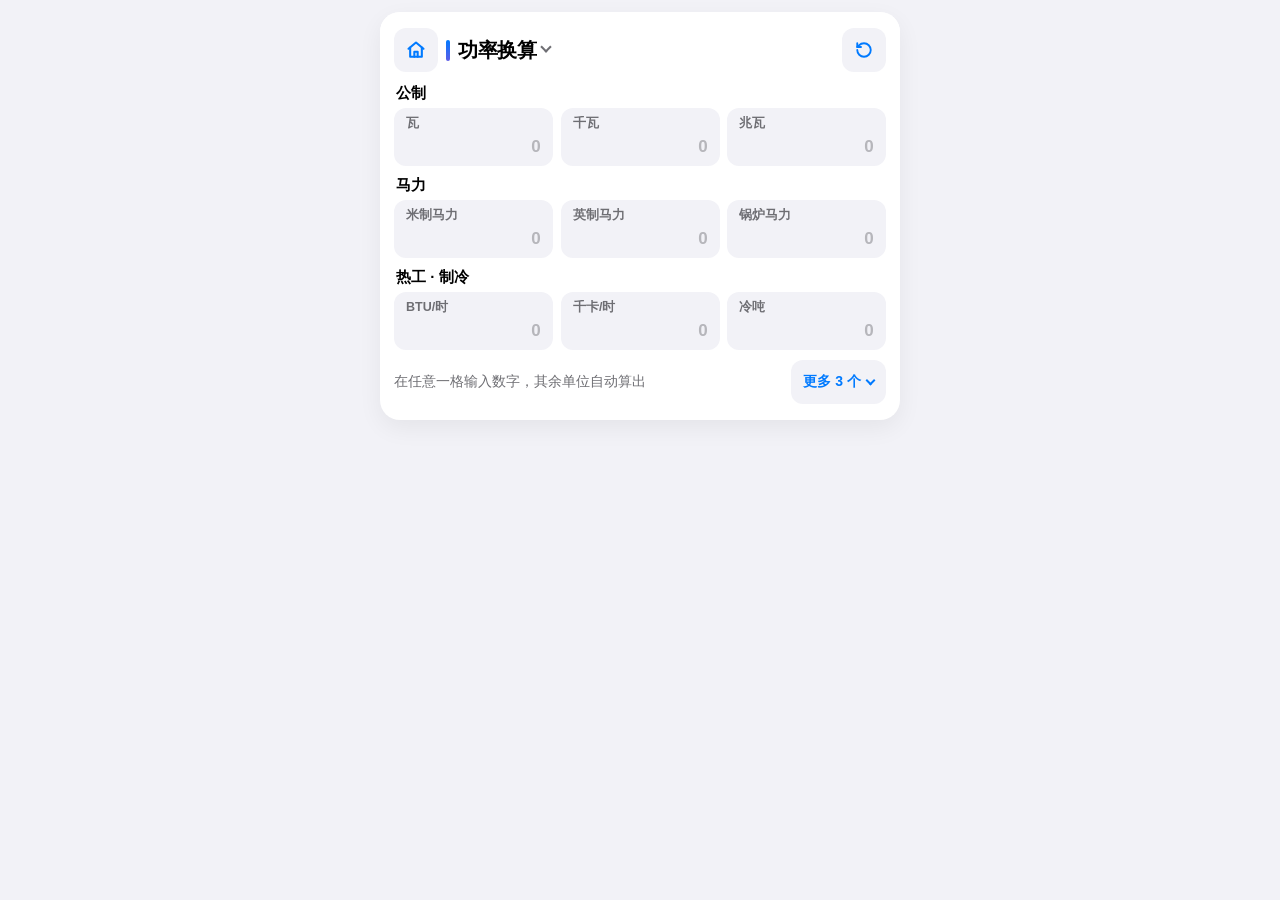
<file: power.html>
<!DOCTYPE html>
<html lang="zh-CN">
<head>
<meta charset="UTF-8">
<meta name="viewport" content="width=device-width, initial-scale=1.0, viewport-fit=cover">
<meta name="apple-mobile-web-app-capable" content="yes">
<meta name="mobile-web-app-capable" content="yes">
<meta name="apple-mobile-web-app-status-bar-style" content="default">
<meta name="theme-color" content="#F2F2F7" media="(prefers-color-scheme: light)">
<meta name="theme-color" content="#000000" media="(prefers-color-scheme: dark)">
<meta name="description" content="瓦、千瓦、米制马力、英制马力、千卡/时、冷吨、BTU/时等功率单位换算">
<title>功率换算</title>
<link rel="stylesheet" href="site.css?v=fe4e5e2e">
</head>
<body>
<!-- 本文件由 tools/build-pages.cjs 按 pages.js 生成，别手改 -->
<div class="container">
  <section class="card" id="cardConvert" aria-labelledby="ttlConvert">
    <div class="head">
      <a class="btn-icon btn-home" id="btnHome" href="./" aria-label="回到全部换算"><svg width="20" height="20" viewBox="0 0 24 24" fill="none" stroke="currentColor" stroke-width="2.5" stroke-linecap="round" stroke-linejoin="round" aria-hidden="true"><path d="M3 10.5 12 3l9 7.5"></path><path d="M5 9v11h14V9"></path><path d="M10 20v-6h4v6"></path></svg></a>
      <h1 id="ttlConvert"><button type="button" class="title-btn" id="btnSwitch" aria-haspopup="true" aria-expanded="false">功率换算<span class="chev" aria-hidden="true"></span></button></h1>
      <button type="button" class="btn-icon" id="btnReset" aria-label="归零">
        <svg width="18" height="18" viewBox="0 0 24 24" fill="none" stroke="currentColor" stroke-width="2.5" stroke-linecap="round" stroke-linejoin="round" aria-hidden="true"><path d="M3 12a9 9 0 1 0 9-9 9.75 9.75 0 0 0-6.74 2.74L3 8"></path><polyline points="3 3 3 8 8 8"></polyline></svg>
      </button>
    </div>
    <div id="groups" class="units"></div>
    <div class="refer-row">
      <div class="refer" id="refer" aria-live="polite"></div>
      <button type="button" class="btn-more" id="btnMore" aria-expanded="false" aria-controls="more"><span id="moreText">更多单位</span><span class="chev" aria-hidden="true"></span></button>
    </div>
    <div id="more" class="units" hidden></div>
  </section>
</div>

<div id="ptr-indicator" aria-hidden="true">
  <svg class="ptr-arrow" viewBox="0 0 24 24" fill="none" stroke="currentColor" stroke-width="2.5" stroke-linecap="round" stroke-linejoin="round"><line x1="12" y1="19" x2="12" y2="5"></line><polyline points="5 12 12 5 19 12"></polyline></svg>
  <svg class="ptr-spinner" viewBox="0 0 24 24" fill="none" stroke="currentColor" stroke-width="2.5" stroke-linecap="round"><path d="M21 12a9 9 0 1 1-6.219-8.56"></path></svg>
</div>
<div id="ptr-tip" hidden></div>

<script src="core.js?v=be0b156e"></script>
<script src="pages.js?v=3d2403b2"></script>
<script src="nav.js?v=f8eb564d"></script>
<script src="data-power.js?v=e0010ccb"></script>
<script src="pull-to-refresh.js?v=6ef68b0f"></script>
<script src="grid.js?v=6ae7cf83"></script>
<script>
(function () {
  'use strict';
  var D = window.WV_POWER, conv = window.WVCore.makeConverter(D.units);
  var menu = window.WVNav.mountSwitcher('power');
  var grid = window.WVGrid.mount({
    data: D, key: 'power', signed: !!D.signed, tinySci: !!D.tinySci, convert: conv.convertAll, texts: D.texts || null,
    validate: D.validate ? function (v, id) { return D.validate(conv.toBase(v, id)); } : null,
    blocked: menu.isOpen
  });
})();
</script>
</body>
</html>
</file>
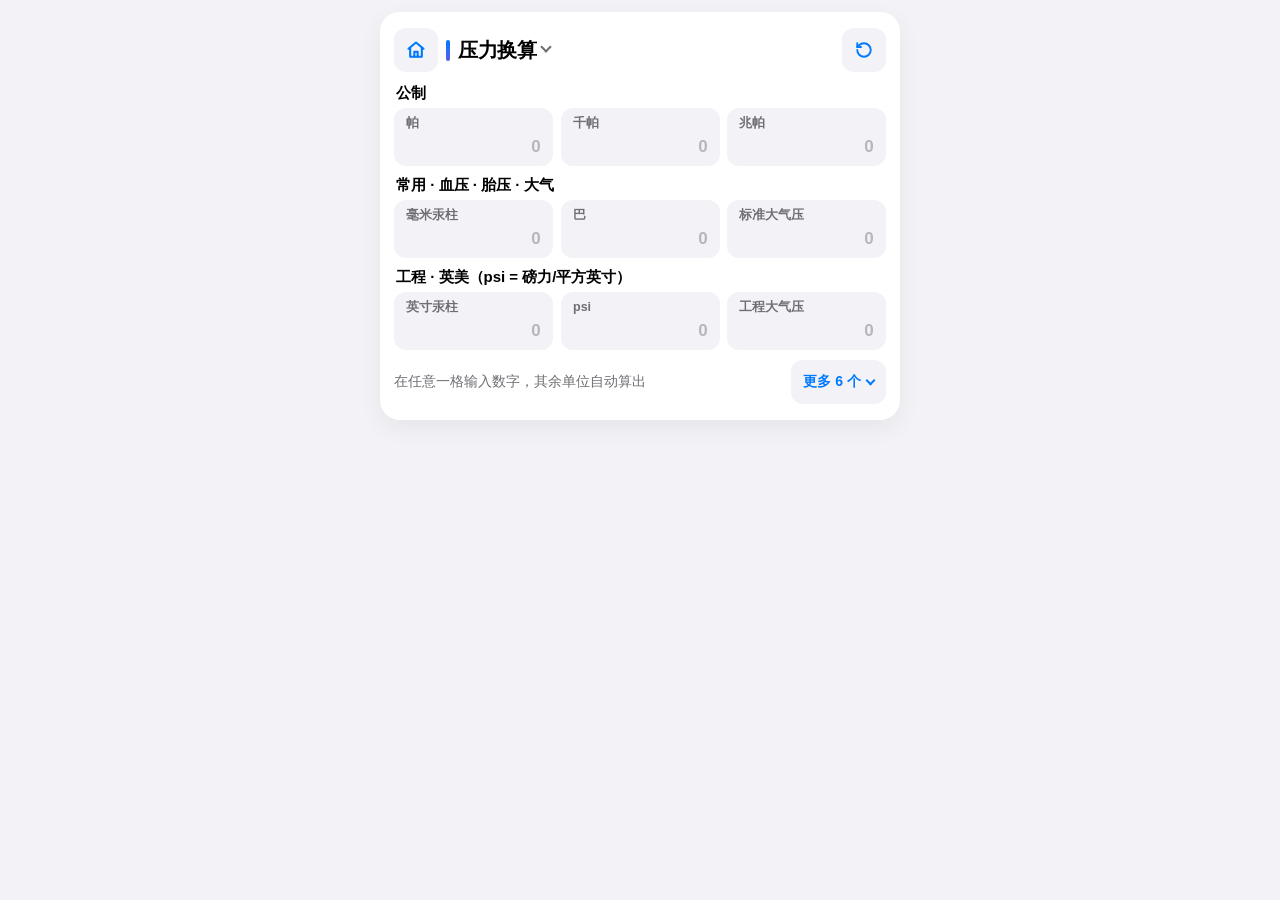
<file: pressure.html>
<!DOCTYPE html>
<html lang="zh-CN">
<head>
<meta charset="UTF-8">
<meta name="viewport" content="width=device-width, initial-scale=1.0, viewport-fit=cover">
<meta name="apple-mobile-web-app-capable" content="yes">
<meta name="mobile-web-app-capable" content="yes">
<meta name="apple-mobile-web-app-status-bar-style" content="default">
<meta name="theme-color" content="#F2F2F7" media="(prefers-color-scheme: light)">
<meta name="theme-color" content="#000000" media="(prefers-color-scheme: dark)">
<meta name="description" content="帕、千帕、兆帕、巴、标准大气压、毫米汞柱、psi 等压力（压强）单位换算">
<title>压力换算</title>
<link rel="stylesheet" href="site.css?v=fe4e5e2e">
</head>
<body>
<!-- 本文件由 tools/build-pages.cjs 按 pages.js 生成，别手改 -->
<div class="container">
  <section class="card" id="cardConvert" aria-labelledby="ttlConvert">
    <div class="head">
      <a class="btn-icon btn-home" id="btnHome" href="./" aria-label="回到全部换算"><svg width="20" height="20" viewBox="0 0 24 24" fill="none" stroke="currentColor" stroke-width="2.5" stroke-linecap="round" stroke-linejoin="round" aria-hidden="true"><path d="M3 10.5 12 3l9 7.5"></path><path d="M5 9v11h14V9"></path><path d="M10 20v-6h4v6"></path></svg></a>
      <h1 id="ttlConvert"><button type="button" class="title-btn" id="btnSwitch" aria-haspopup="true" aria-expanded="false">压力换算<span class="chev" aria-hidden="true"></span></button></h1>
      <button type="button" class="btn-icon" id="btnReset" aria-label="归零">
        <svg width="18" height="18" viewBox="0 0 24 24" fill="none" stroke="currentColor" stroke-width="2.5" stroke-linecap="round" stroke-linejoin="round" aria-hidden="true"><path d="M3 12a9 9 0 1 0 9-9 9.75 9.75 0 0 0-6.74 2.74L3 8"></path><polyline points="3 3 3 8 8 8"></polyline></svg>
      </button>
    </div>
    <div id="groups" class="units"></div>
    <div class="refer-row">
      <div class="refer" id="refer" aria-live="polite"></div>
      <button type="button" class="btn-more" id="btnMore" aria-expanded="false" aria-controls="more"><span id="moreText">更多单位</span><span class="chev" aria-hidden="true"></span></button>
    </div>
    <div id="more" class="units" hidden></div>
  </section>
</div>

<div id="ptr-indicator" aria-hidden="true">
  <svg class="ptr-arrow" viewBox="0 0 24 24" fill="none" stroke="currentColor" stroke-width="2.5" stroke-linecap="round" stroke-linejoin="round"><line x1="12" y1="19" x2="12" y2="5"></line><polyline points="5 12 12 5 19 12"></polyline></svg>
  <svg class="ptr-spinner" viewBox="0 0 24 24" fill="none" stroke="currentColor" stroke-width="2.5" stroke-linecap="round"><path d="M21 12a9 9 0 1 1-6.219-8.56"></path></svg>
</div>
<div id="ptr-tip" hidden></div>

<script src="core.js?v=be0b156e"></script>
<script src="pages.js?v=3d2403b2"></script>
<script src="nav.js?v=f8eb564d"></script>
<script src="data-pressure.js?v=047f524a"></script>
<script src="pull-to-refresh.js?v=6ef68b0f"></script>
<script src="grid.js?v=6ae7cf83"></script>
<script>
(function () {
  'use strict';
  var D = window.WV_PRESSURE, conv = window.WVCore.makeConverter(D.units);
  var menu = window.WVNav.mountSwitcher('pressure');
  var grid = window.WVGrid.mount({
    data: D, key: 'pressure', signed: !!D.signed, tinySci: !!D.tinySci, convert: conv.convertAll, texts: D.texts || null,
    validate: D.validate ? function (v, id) { return D.validate(conv.toBase(v, id)); } : null,
    blocked: menu.isOpen
  });
})();
</script>
</body>
</html>
</file>
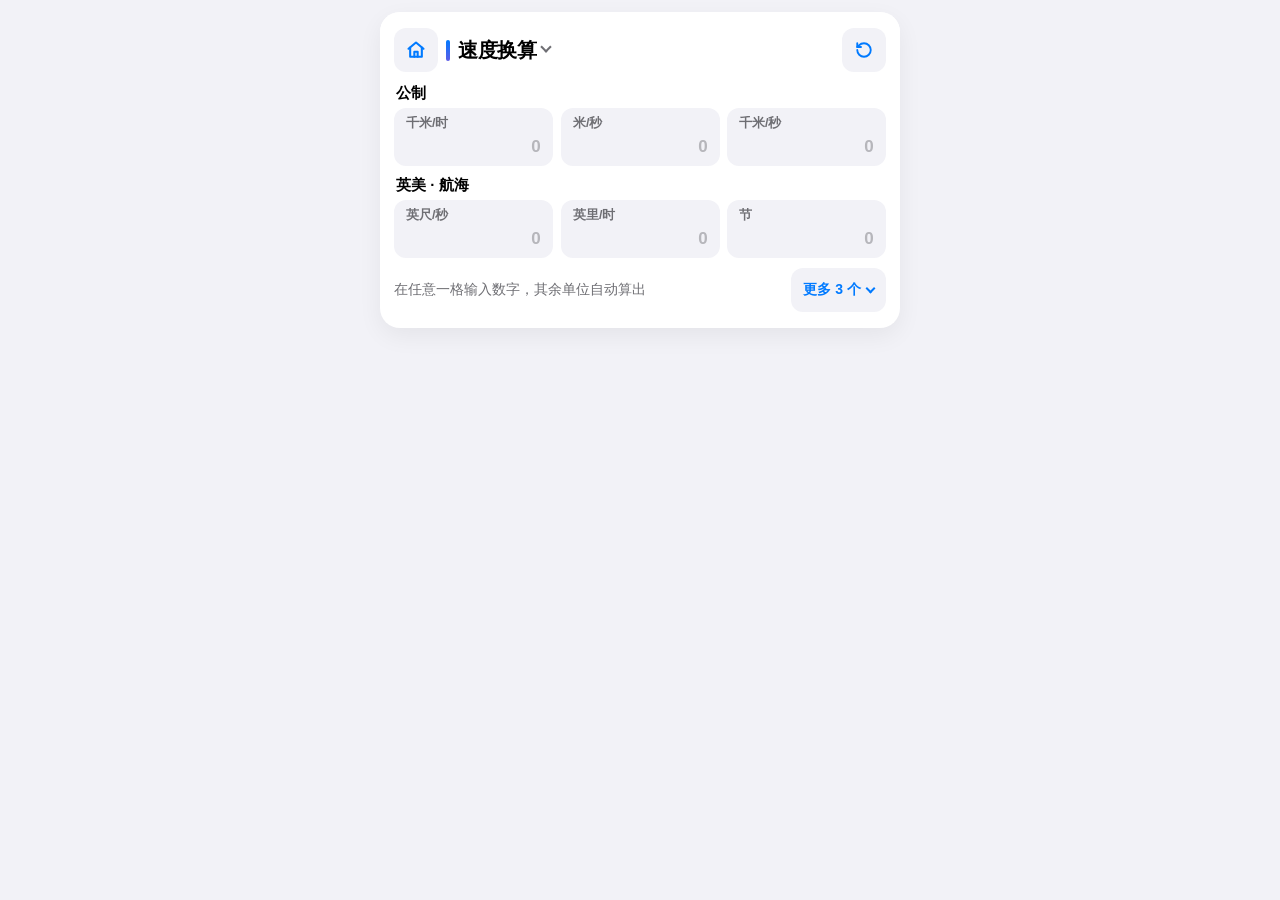
<file: speed.html>
<!DOCTYPE html>
<html lang="zh-CN">
<head>
<meta charset="UTF-8">
<meta name="viewport" content="width=device-width, initial-scale=1.0, viewport-fit=cover">
<meta name="apple-mobile-web-app-capable" content="yes">
<meta name="mobile-web-app-capable" content="yes">
<meta name="apple-mobile-web-app-status-bar-style" content="default">
<meta name="theme-color" content="#F2F2F7" media="(prefers-color-scheme: light)">
<meta name="theme-color" content="#000000" media="(prefers-color-scheme: dark)">
<meta name="description" content="千米/时、米/秒、英里/时、节、英尺/秒等速度单位换算">
<title>速度换算</title>
<link rel="stylesheet" href="site.css?v=fe4e5e2e">
</head>
<body>
<!-- 本文件由 tools/build-pages.cjs 按 pages.js 生成，别手改 -->
<div class="container">
  <section class="card" id="cardConvert" aria-labelledby="ttlConvert">
    <div class="head">
      <a class="btn-icon btn-home" id="btnHome" href="./" aria-label="回到全部换算"><svg width="20" height="20" viewBox="0 0 24 24" fill="none" stroke="currentColor" stroke-width="2.5" stroke-linecap="round" stroke-linejoin="round" aria-hidden="true"><path d="M3 10.5 12 3l9 7.5"></path><path d="M5 9v11h14V9"></path><path d="M10 20v-6h4v6"></path></svg></a>
      <h1 id="ttlConvert"><button type="button" class="title-btn" id="btnSwitch" aria-haspopup="true" aria-expanded="false">速度换算<span class="chev" aria-hidden="true"></span></button></h1>
      <button type="button" class="btn-icon" id="btnReset" aria-label="归零">
        <svg width="18" height="18" viewBox="0 0 24 24" fill="none" stroke="currentColor" stroke-width="2.5" stroke-linecap="round" stroke-linejoin="round" aria-hidden="true"><path d="M3 12a9 9 0 1 0 9-9 9.75 9.75 0 0 0-6.74 2.74L3 8"></path><polyline points="3 3 3 8 8 8"></polyline></svg>
      </button>
    </div>
    <div id="groups" class="units"></div>
    <div class="refer-row">
      <div class="refer" id="refer" aria-live="polite"></div>
      <button type="button" class="btn-more" id="btnMore" aria-expanded="false" aria-controls="more"><span id="moreText">更多单位</span><span class="chev" aria-hidden="true"></span></button>
    </div>
    <div id="more" class="units" hidden></div>
  </section>
</div>

<div id="ptr-indicator" aria-hidden="true">
  <svg class="ptr-arrow" viewBox="0 0 24 24" fill="none" stroke="currentColor" stroke-width="2.5" stroke-linecap="round" stroke-linejoin="round"><line x1="12" y1="19" x2="12" y2="5"></line><polyline points="5 12 12 5 19 12"></polyline></svg>
  <svg class="ptr-spinner" viewBox="0 0 24 24" fill="none" stroke="currentColor" stroke-width="2.5" stroke-linecap="round"><path d="M21 12a9 9 0 1 1-6.219-8.56"></path></svg>
</div>
<div id="ptr-tip" hidden></div>

<script src="core.js?v=be0b156e"></script>
<script src="pages.js?v=3d2403b2"></script>
<script src="nav.js?v=f8eb564d"></script>
<script src="data-speed.js?v=e332ef12"></script>
<script src="pull-to-refresh.js?v=6ef68b0f"></script>
<script src="grid.js?v=6ae7cf83"></script>
<script>
(function () {
  'use strict';
  var D = window.WV_SPEED, conv = window.WVCore.makeConverter(D.units);
  var menu = window.WVNav.mountSwitcher('speed');
  var grid = window.WVGrid.mount({
    data: D, key: 'speed', signed: !!D.signed, tinySci: !!D.tinySci, convert: conv.convertAll, texts: D.texts || null,
    validate: D.validate ? function (v, id) { return D.validate(conv.toBase(v, id)); } : null,
    blocked: menu.isOpen
  });
})();
</script>
</body>
</html>
</file>
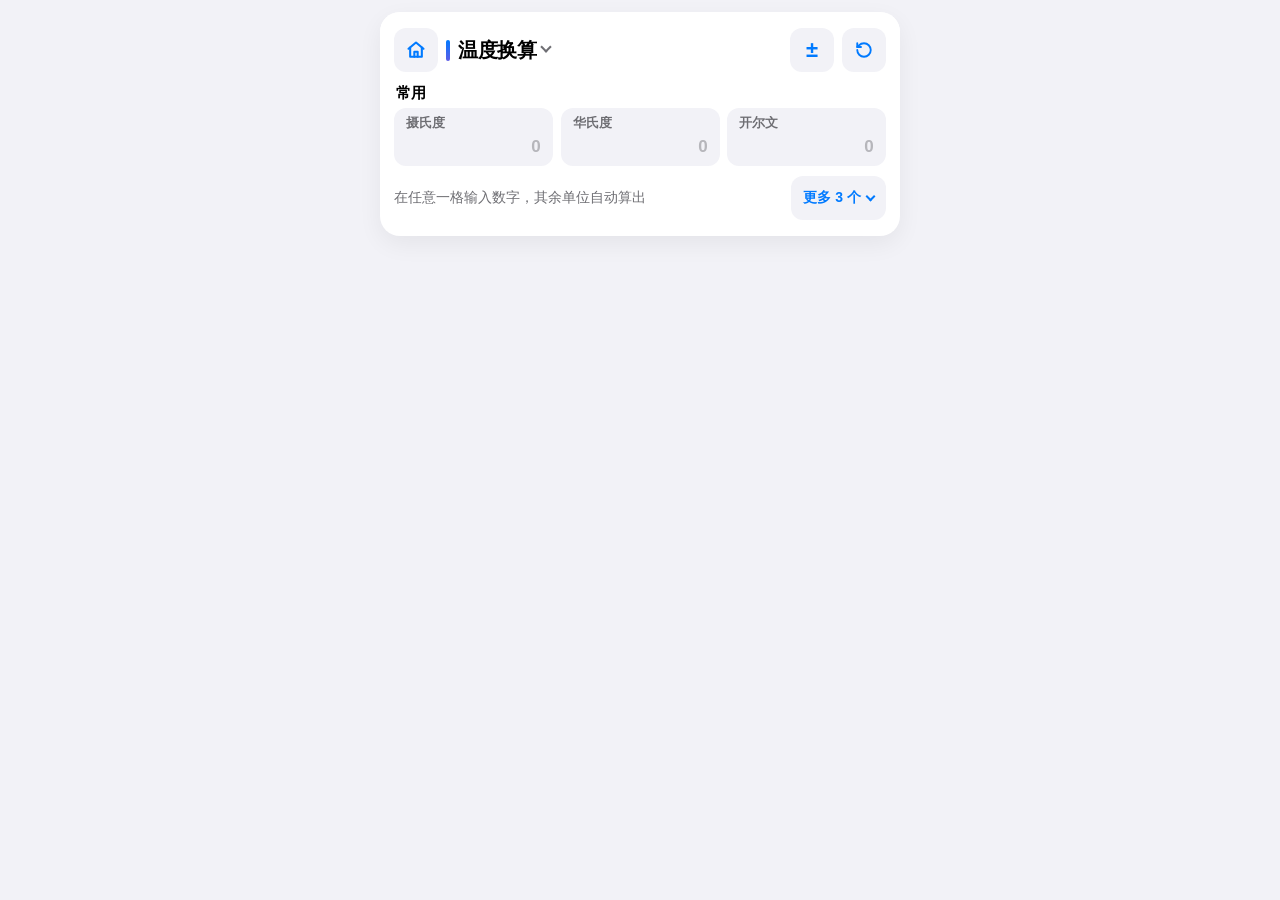
<file: temperature.html>
<!DOCTYPE html>
<html lang="zh-CN">
<head>
<meta charset="UTF-8">
<meta name="viewport" content="width=device-width, initial-scale=1.0, viewport-fit=cover">
<meta name="apple-mobile-web-app-capable" content="yes">
<meta name="mobile-web-app-capable" content="yes">
<meta name="apple-mobile-web-app-status-bar-style" content="default">
<meta name="theme-color" content="#F2F2F7" media="(prefers-color-scheme: light)">
<meta name="theme-color" content="#000000" media="(prefers-color-scheme: dark)">
<meta name="description" content="摄氏度、华氏度、开尔文、兰氏度等温度单位换算">
<title>温度换算</title>
<link rel="stylesheet" href="site.css?v=fe4e5e2e">
</head>
<body>
<!-- 本文件由 tools/build-pages.cjs 按 pages.js 生成，别手改 -->
<div class="container">
  <section class="card" id="cardConvert" aria-labelledby="ttlConvert">
    <div class="head">
      <a class="btn-icon btn-home" id="btnHome" href="./" aria-label="回到全部换算"><svg width="20" height="20" viewBox="0 0 24 24" fill="none" stroke="currentColor" stroke-width="2.5" stroke-linecap="round" stroke-linejoin="round" aria-hidden="true"><path d="M3 10.5 12 3l9 7.5"></path><path d="M5 9v11h14V9"></path><path d="M10 20v-6h4v6"></path></svg></a>
      <h1 id="ttlConvert"><button type="button" class="title-btn" id="btnSwitch" aria-haspopup="true" aria-expanded="false">温度换算<span class="chev" aria-hidden="true"></span></button></h1>
      <button type="button" class="btn-icon btn-sign" id="btnSign" aria-label="正负号（输入零下温度）">±</button>
      <button type="button" class="btn-icon" id="btnReset" aria-label="归零">
        <svg width="18" height="18" viewBox="0 0 24 24" fill="none" stroke="currentColor" stroke-width="2.5" stroke-linecap="round" stroke-linejoin="round" aria-hidden="true"><path d="M3 12a9 9 0 1 0 9-9 9.75 9.75 0 0 0-6.74 2.74L3 8"></path><polyline points="3 3 3 8 8 8"></polyline></svg>
      </button>
    </div>
    <div id="groups" class="units"></div>
    <div class="refer-row">
      <div class="refer" id="refer" aria-live="polite"></div>
      <button type="button" class="btn-more" id="btnMore" aria-expanded="false" aria-controls="more"><span id="moreText">更多单位</span><span class="chev" aria-hidden="true"></span></button>
    </div>
    <div id="more" class="units" hidden></div>
  </section>
</div>

<div id="ptr-indicator" aria-hidden="true">
  <svg class="ptr-arrow" viewBox="0 0 24 24" fill="none" stroke="currentColor" stroke-width="2.5" stroke-linecap="round" stroke-linejoin="round"><line x1="12" y1="19" x2="12" y2="5"></line><polyline points="5 12 12 5 19 12"></polyline></svg>
  <svg class="ptr-spinner" viewBox="0 0 24 24" fill="none" stroke="currentColor" stroke-width="2.5" stroke-linecap="round"><path d="M21 12a9 9 0 1 1-6.219-8.56"></path></svg>
</div>
<div id="ptr-tip" hidden></div>

<script src="core.js?v=be0b156e"></script>
<script src="pages.js?v=3d2403b2"></script>
<script src="nav.js?v=f8eb564d"></script>
<script src="data-temperature.js?v=4ba6362c"></script>
<script src="pull-to-refresh.js?v=6ef68b0f"></script>
<script src="grid.js?v=6ae7cf83"></script>
<script>
(function () {
  'use strict';
  var D = window.WV_TEMPERATURE, conv = window.WVCore.makeConverter(D.units);
  var menu = window.WVNav.mountSwitcher('temperature');
  var grid = window.WVGrid.mount({
    data: D, key: 'temperature', signed: !!D.signed, tinySci: !!D.tinySci, convert: conv.convertAll, texts: D.texts || null,
    validate: D.validate ? function (v, id) { return D.validate(conv.toBase(v, id)); } : null,
    blocked: menu.isOpen
  });
})();
</script>
</body>
</html>
</file>
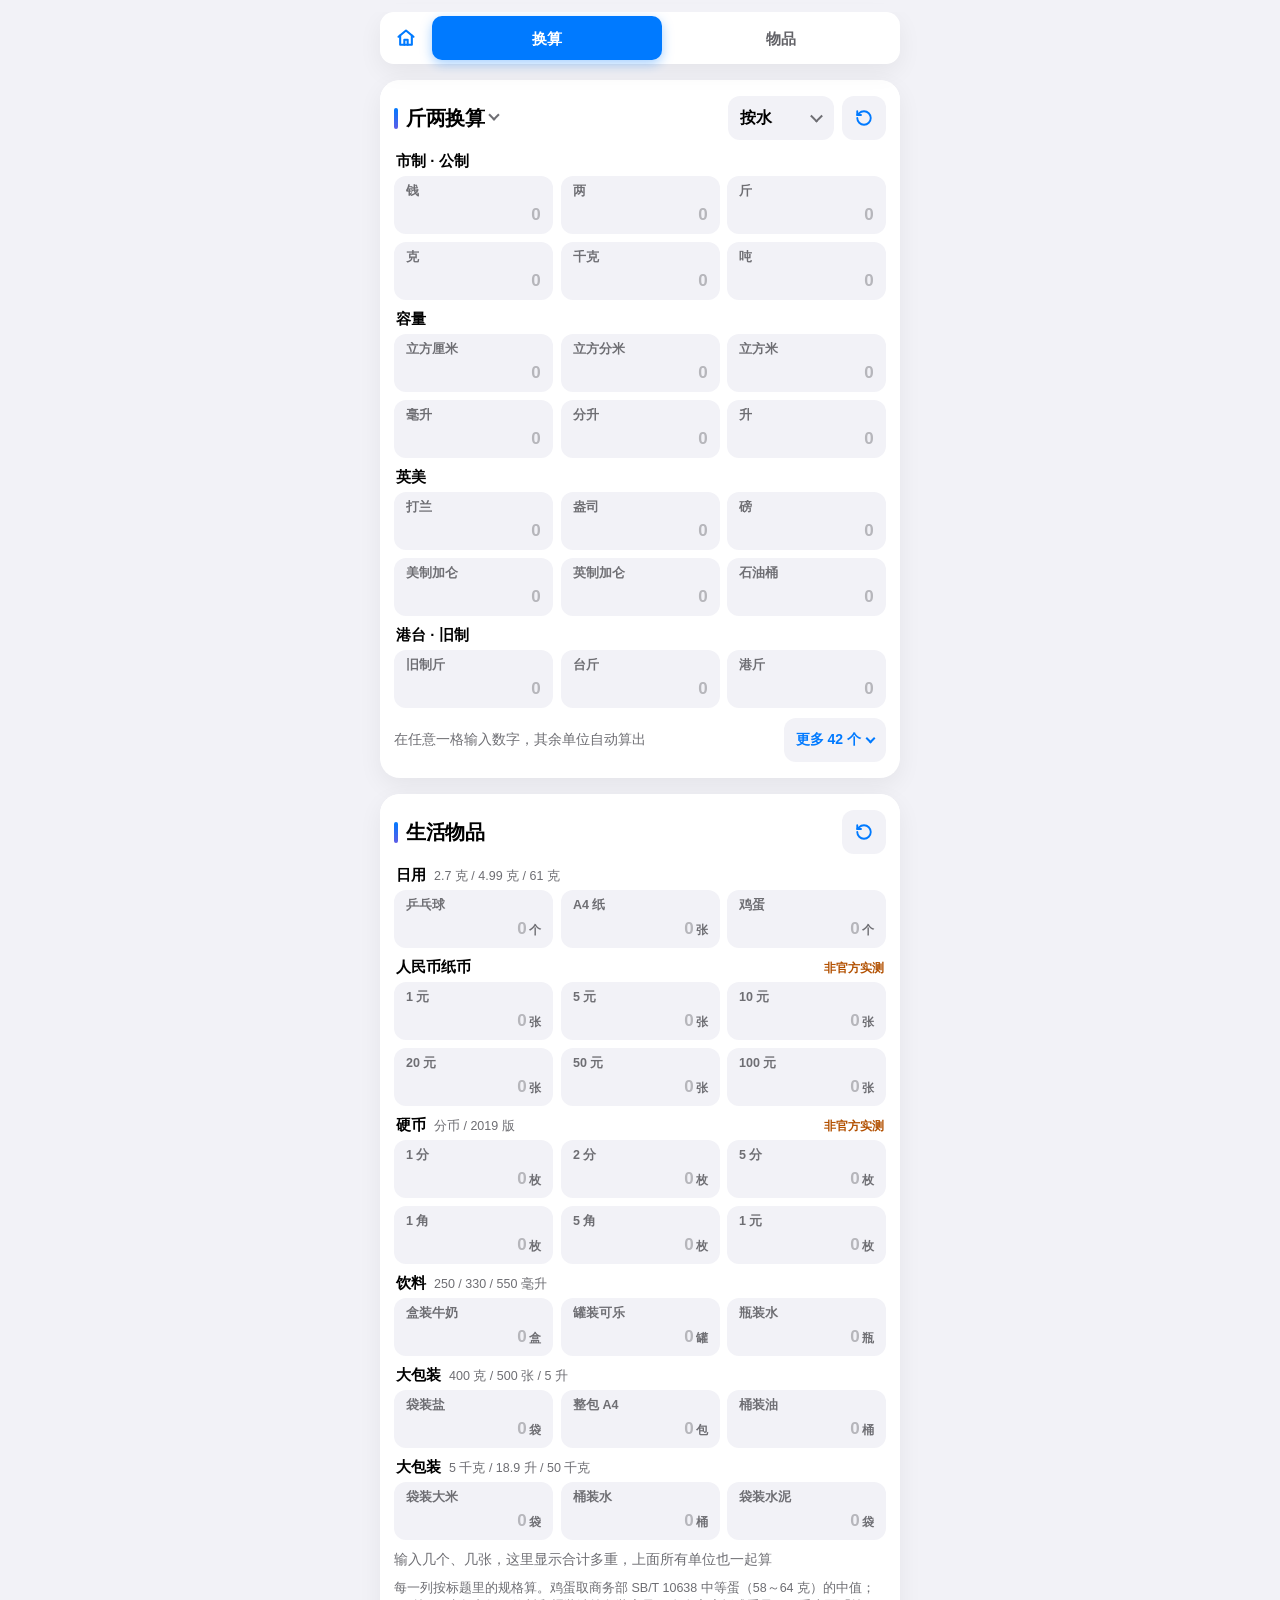
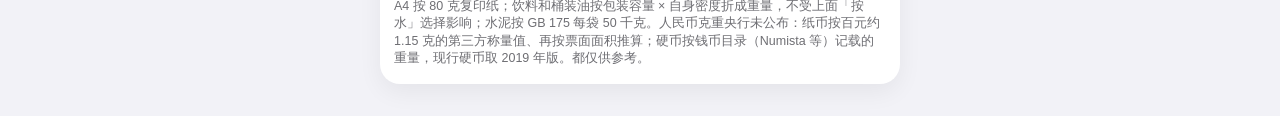
<file: weight.html>
<!DOCTYPE html>
<html lang="zh-CN">
<head>
<meta charset="UTF-8">
<meta name="viewport" content="width=device-width, initial-scale=1.0, viewport-fit=cover">
<meta name="apple-mobile-web-app-capable" content="yes">
<meta name="mobile-web-app-capable" content="yes">
<meta name="apple-mobile-web-app-status-bar-style" content="default">
<meta name="theme-color" content="#F2F2F7" media="(prefers-color-scheme: light)">
<meta name="theme-color" content="#000000" media="(prefers-color-scheme: dark)">
<meta name="description" content="斤、两、克、毫升、杯、磅等重量与容量单位换算；输入几个鸡蛋、几张 A4 纸、几张人民币或几枚硬币，直接看多重">
<title>斤两换算</title>
<link rel="stylesheet" href="site.css?v=fe4e5e2e">
</head>
<body>
<div class="container">
  <nav class="section-nav" id="sectionNav" aria-label="模块导航">
    <a class="btn-icon btn-home" id="btnHome" href="./" aria-label="回到全部换算"><svg width="20" height="20" viewBox="0 0 24 24" fill="none" stroke="currentColor" stroke-width="2.5" stroke-linecap="round" stroke-linejoin="round" aria-hidden="true"><path d="M3 10.5 12 3l9 7.5"></path><path d="M5 9v11h14V9"></path><path d="M10 20v-6h4v6"></path></svg></a>
    <button type="button" class="nav-item" data-target="cardConvert" aria-current="true">换算</button>
    <button type="button" class="nav-item" data-target="cardObjects" aria-current="false">物品</button>
  </nav>

  <section class="card" id="cardConvert" aria-labelledby="ttlConvert">
    <div class="head">
      <h1 id="ttlConvert"><button type="button" class="title-btn" id="btnSwitch" aria-haspopup="true" aria-expanded="false">斤两换算<span class="chev" aria-hidden="true"></span></button></h1>
      <div class="sub-wrap"><select class="sub-select" id="sub" aria-label="按什么东西换算重量和容量"></select></div>
      <button type="button" class="btn-icon" id="btnReset" aria-label="归零">
        <svg width="18" height="18" viewBox="0 0 24 24" fill="none" stroke="currentColor" stroke-width="2.5" stroke-linecap="round" stroke-linejoin="round" aria-hidden="true"><path d="M3 12a9 9 0 1 0 9-9 9.75 9.75 0 0 0-6.74 2.74L3 8"></path><polyline points="3 3 3 8 8 8"></polyline></svg>
      </button>
    </div>
    <div id="groups" class="units"></div>
    <div class="refer-row">
      <div class="refer" id="refer" aria-live="polite"></div>
      <button type="button" class="btn-more" id="btnMore" aria-expanded="false" aria-controls="more"><span id="moreText">更多单位</span><span class="chev" aria-hidden="true"></span></button>
    </div>
    <div id="more" class="units" hidden></div>
  </section>

  <section class="card" id="cardObjects" aria-labelledby="ttlObjects">
    <div class="head"><h2 id="ttlObjects">生活物品</h2>
      <button type="button" class="btn-icon" id="btnReset2" aria-label="归零">
        <svg width="18" height="18" viewBox="0 0 24 24" fill="none" stroke="currentColor" stroke-width="2.5" stroke-linecap="round" stroke-linejoin="round" aria-hidden="true"><path d="M3 12a9 9 0 1 0 9-9 9.75 9.75 0 0 0-6.74 2.74L3 8"></path><polyline points="3 3 3 8 8 8"></polyline></svg>
      </button>
    </div>
    <div id="objects" class="units"></div>
    <div class="obj-sum" id="objSum" aria-live="polite"></div>
    <p class="note">每一列按标题里的规格算。鸡蛋取商务部 SB/T 10638 中等蛋（58～64 克）的中值；A4 按 80 克复印纸；饮料和桶装油按包装容量 × 自身密度折成重量，不受上面「按水」选择影响；水泥按 GB 175 每袋 50 千克。人民币克重央行未公布：纸币按百元约 1.15 克的第三方称量值、再按票面面积推算；硬币按钱币目录（Numista 等）记载的重量，现行硬币取 2019 年版。都仅供参考。</p>
  </section>

</div>

<div id="ptr-indicator" aria-hidden="true">
  <svg class="ptr-arrow" viewBox="0 0 24 24" fill="none" stroke="currentColor" stroke-width="2.5" stroke-linecap="round" stroke-linejoin="round"><line x1="12" y1="19" x2="12" y2="5"></line><polyline points="5 12 12 5 19 12"></polyline></svg>
  <svg class="ptr-spinner" viewBox="0 0 24 24" fill="none" stroke="currentColor" stroke-width="2.5" stroke-linecap="round"><path d="M21 12a9 9 0 1 1-6.219-8.56"></path></svg>
</div>
<div id="ptr-tip" hidden></div>

<script src="data.js?v=2c70ece2"></script>
<script src="core.js?v=be0b156e"></script>
<script src="convert.js?v=d7fcdbcd"></script>
<script src="pages.js?v=3d2403b2"></script>
<script src="nav.js?v=f8eb564d"></script>
<script src="pull-to-refresh.js?v=6ef68b0f"></script>
<script src="grid.js?v=6ae7cf83"></script>
<script>
(function () {
  'use strict';
  // 斤两页专属：按什么物质换算、斤两组合写法、物品卡合计、「相当于」推荐。网格本身交给 grid.js
  var D = window.WV_DATA, C = window.WV;
  var $ = function (id) { return document.getElementById(id); };
  function esc(s) {
    return String(s).replace(/[&<>"']/g, function (c) { return { '&': '&amp;', '<': '&lt;', '>': '&gt;', '"': '&quot;', "'": '&#39;' }[c]; });
  }
  var tierOf = {};
  D.groups.forEach(function (g) { tierOf[g.id] = g.tier; });
  function isItem(u) { return tierOf[u.group] === 'items'; }

  var DEFAULT_SUB = D.substances[0].id, sub = DEFAULT_SUB;
  $('sub').innerHTML = D.substances.map(function (s) {
    return '<option value="' + s.id + '">按' + esc(s.name) + '</option>';
  }).join('');

  function after(state, r) {
    var has = r !== null;
    D.groups.forEach(function (g) {
      if (!g.composite) return;
      var c = has ? C.formatComposite(r.g, g.composite) : '';
      var b = document.querySelector('[data-comp="' + g.id + '"]');
      if (b) b.textContent = c ? (g.composite === 'jin_old' ? '旧制 ' + c : c) : '';
    });
    var pos = has && state.value > 0;
    var su = has ? C.unitById[state.unitId] : null;
    var sum = $('objSum');
    if (pos) {
      var comp = C.formatComposite(r.g, 'jin');
      sum.innerHTML = '合计 <b>' + esc(C.formatNumber(r.g)) + ' 克</b>' + (comp ? ' = <b>' + esc(comp) + '</b>' : '') +
        (su.vol ? ' · 内装 ' + esc(C.formatNumber(state.value * su.vol)) + ' 毫升'
                : su.kind === 'volume' ? ' · ' + esc(C.formatNumber(r.ml)) + ' 毫升' : '');
    } else sum.textContent = '输入几个、几张，这里显示合计多重，上面所有单位也一起算';
    var refer = $('refer');
    if (!pos) { refer.textContent = '在任意一格输入数字，其余单位自动算出'; return; }
    var sug = C.suggestItems(r.g, state.unitId).map(function (s) { return '<b>' + esc(C.suggestionText(s)) + '</b>'; });
    var sb = C.subById[sub];
    // 粉粒状的提示只在真的跨了重量/容量时才有意义：起点是物品格（已按自身密度折好）时不提示
    var cross = sb.granular && !isItem(su);
    refer.innerHTML = (sug.length ? '相当于 ' + sug.join('、') : '') +
      (cross ? '<span class="warn">' + esc(sb.name) + '装得松紧不同，克 ⇄ 毫升只是大概</span>' : '');
  }

  var menu = window.WVNav.mountSwitcher('weight');
  var grid = window.WVGrid.mount({
    data: D, key: 'weight',
    convert: function (v, id) { return C.convertAll(v, id, sub); },
    // 物品格写个数：≥1 留 1 位小数（数量本身是约数，6 位有效数字是假精度）
    texts: function (u, x) { return isItem(u) ? [C.formatCount(x), C.formatCell(x, 4), C.formatCell(x, 3)] : null; },
    after: after,
    // 物质跟输入一起存：刷新后接着用；归零时回到「按水」（2026-10-08 审查：原来物质不复位）
    extra: {
      get: function () { return { s: sub }; },
      set: function (o) { if (o.s && C.subById[o.s]) { sub = o.s; $('sub').value = sub; } },
      reset: function () { sub = DEFAULT_SUB; $('sub').value = sub; }
    },
    resetIds: ['btnReset', 'btnReset2'],   // 物品卡上也放一个，在下面输入完不用滑回顶部
    blocked: menu.isOpen
  });
  $('sub').addEventListener('change', function (e) { sub = e.target.value; grid.recompute(); grid.save(); });

  // ---------- 模块导航：点击跳转 + 高亮跟随滚动（照 data-Calculation 的 setupSectionNav）----------
  (function setupSectionNav() {
    var nav = $('sectionNav');
    var btns = Array.prototype.slice.call(nav.querySelectorAll('.nav-item'));
    var cards = btns.map(function (b) { return $(b.dataset.target); });
    // 导航条实际多高就让卡片避多少，字号/安全区变了也不会错位
    function syncOffset() {
      document.documentElement.style.setProperty('--nav-offset', (nav.getBoundingClientRect().height + 16) + 'px');
    }
    syncOffset();
    window.addEventListener('resize', syncOffset);
    function mark(el) { btns.forEach(function (b, i) { b.setAttribute('aria-current', String(cards[i] === el)); }); }
    nav.addEventListener('click', function (e) {
      var b = e.target.closest('.nav-item');
      if (!b) return;
      var smooth = !window.matchMedia('(prefers-reduced-motion: reduce)').matches;
      // 第一张卡回到页面最顶（scrollIntoView 会停在离顶 12px 的地方，导航条上方露一截底）
      if (cards.indexOf($(b.dataset.target)) === 0) window.scrollTo({ top: 0, behavior: smooth ? 'smooth' : 'auto' });
      else $(b.dataset.target).scrollIntoView({ behavior: smooth ? 'smooth' : 'auto', block: 'start' });
    });
    // 只认「落在视口中间那条窄带里」的卡片：比自己算 scroll 位置稳，也不会在两张卡交界处来回跳
    if ('IntersectionObserver' in window) {
      var io = new IntersectionObserver(function (entries) {
        entries.forEach(function (en) { if (en.isIntersecting) mark(en.target); });
      }, { rootMargin: '-45% 0px -45% 0px', threshold: 0 });
      cards.forEach(function (c) { io.observe(c); });
    }
  })();
})();
</script>
</body>
</html>
</file>
<file: site.css>
/* 换算合集 · 全站样式（2026-10-09 从 index.html 内联样式外移，所有页面共用） */
/* 配色 token 照搬 data-Calculation */
:root {
  --bg: #F2F2F7; --card: #FFFFFF; --text: #000000;
  /* 要读的次要文字不用系统灰 #8E8E93（白底只有 3.23:1），用 #6E6E73（5.03:1） */
  --text-2: #6E6E73;
  --accent: #007AFF; --accent-rgb: 0, 122, 255;
  --cell: #F2F2F7; --press: rgba(0, 0, 0, .06); --shadow: rgba(0, 0, 0, .06);
  --warn: #B25000; --invalid: #D70015;
  --line: rgba(60, 60, 67, .18);
  --gutter: 16px;   /* 页面左右留白；吸顶导航上方的遮挡条要伸到同样宽 */
}
@media (prefers-color-scheme: dark) {
  :root {
    --bg: #000000; --card: #1C1C1E; --text: #FFFFFF; --text-2: #AEAEB2;
    --accent: #0A84FF; --accent-rgb: 10, 132, 255;
    --cell: #2C2C2E; --press: rgba(255, 255, 255, .10); --shadow: rgba(0, 0, 0, .3);
    --warn: #FFB340; --invalid: #FF6961;
    --line: rgba(84, 84, 88, .6);
  }
}

* { box-sizing: border-box; margin: 0; padding: 0; -webkit-tap-highlight-color: transparent; }
[hidden] { display: none !important; }
html, body { overscroll-behavior-y: contain; }
/* 聚焦输入框、导航跳转时，浏览器自动滚动都要避开吸顶导航条；高度由 JS 实测写进 --nav-offset，不写死。
   只写在 html 的 scroll-padding 上：卡片再加 scroll-margin 会叠加成两倍（实测落点低了 68px） */
html { scroll-padding-top: var(--nav-offset, 76px); }
body {
  font-family: -apple-system, BlinkMacSystemFont, "SF Pro Text", "Helvetica Neue", "PingFang SC", "Microsoft YaHei", sans-serif;
  background: var(--bg); color: var(--text); font-size: 16px; line-height: 1.4; -webkit-text-size-adjust: 100%;
  padding: calc(12px + env(safe-area-inset-top)) calc(var(--gutter) + env(safe-area-inset-right))
           calc(32px + env(safe-area-inset-bottom)) calc(var(--gutter) + env(safe-area-inset-left));
}
button, select { font: inherit; color: inherit; touch-action: manipulation; }
.container { max-width: 520px; margin: 0 auto; display: flex; flex-direction: column; gap: 16px; }
.card { background: var(--card); border-radius: 20px; padding: 16px 14px; box-shadow: 0 8px 24px var(--shadow); }

/* 模块导航：照搬 data-Calculation 的吸顶分段条（白底 + 蓝色实心药丸；不用半透明毛玻璃——
   那边实测后面的卡片会映出一块浅色，像第二个选中项）。在流里 + sticky：顶部就能用，滑下去自动吸顶 */
.section-nav { position: sticky; top: calc(8px + env(safe-area-inset-top)); z-index: 90;
  display: flex; gap: 4px; padding: 4px; border-radius: 14px; background: var(--card); box-shadow: 0 8px 24px var(--shadow); }
/* 导航条上方那 8px 缝原来会透出底下的格子（2026-10-08 审查截图：露出半截「打兰 / 盎司」），用页面底色挡住 */
.section-nav::before { content: ""; position: absolute; left: calc(-1 * var(--gutter)); right: calc(-1 * var(--gutter));
  bottom: 100%; height: calc(8px + env(safe-area-inset-top)); background: var(--bg); }
.nav-item { flex: 1; min-height: 44px; border: none; background: transparent; color: #636368;
  font-size: 15px; font-weight: 600; border-radius: 10px; cursor: pointer; transition: background-color .25s, color .25s; }
@media (prefers-color-scheme: dark) { .nav-item { color: #B8B8BE; } }
.nav-item[aria-current="true"] { background: var(--accent); color: #FFFFFF; box-shadow: 0 4px 12px rgba(var(--accent-rgb), .35); }
.nav-item:not([aria-current="true"]):active { background: var(--press); }

.head { display: flex; align-items: center; gap: 8px; margin-bottom: 12px; }
.head h1, .head h2 { font-size: 20px; font-weight: 800; letter-spacing: -.02em; flex: 1; min-width: 0;
  display: flex; align-items: center; gap: 8px; white-space: nowrap; }
.head h1::before, .head h2::before { content: ""; width: 4px; height: 1.05em; border-radius: 2px; flex: none;
  background: linear-gradient(180deg, var(--accent), #5E5CE6); }

/* 选物质：原生 select，iPhone 上点开就是系统滚轮 */
.sub-wrap { position: relative; flex: none; }
.sub-select { appearance: none; -webkit-appearance: none; min-height: 44px; border: none; border-radius: 12px;
  background: var(--cell); padding: 0 30px 0 12px; font-size: 16px; font-weight: 600; cursor: pointer; }
.sub-wrap::after { content: ""; position: absolute; right: 13px; top: 50%; width: 7px; height: 7px; pointer-events: none;
  border-right: 2px solid var(--text-2); border-bottom: 2px solid var(--text-2); transform: translateY(-70%) rotate(45deg); }
.btn-icon { width: 44px; height: 44px; border: none; border-radius: 12px; background: var(--cell); color: var(--accent);
  display: flex; align-items: center; justify-content: center; cursor: pointer; flex: none; }
.btn-icon:active, .sub-select:active { background: var(--press); }

/* 单位：每组一个 3 列网格，标签收进格子里（2026-10-07 用户在 A/B 对比图里选的 B） */
.group + .group { margin-top: 10px; }
.cap { display: flex; justify-content: space-between; align-items: baseline; gap: 8px;
  font-size: 12px; font-weight: 600; color: var(--text-2); margin: 0 2px 5px; line-height: 18px; }
/* 分组标题要比格子里的单位名（12.5px 灰）高一档，否则整页看着一样平（2026-10-16 用户反馈）；规格说明退后。
   行高钉成 18px：组名加大后若按字体默认行高，首屏第 21 格只剩 1px 余量（见 PROJECT_STATUS「首屏只能放 21 个」） */
.cap .gn { font-size: 15px; font-weight: 800; color: var(--text); }
.cap .gs { font-size: 12.5px; font-weight: 500; color: var(--text-2); margin-left: 8px; }
.cap b { color: var(--accent); font-size: 13px; white-space: nowrap; }
.cap i { font-style: normal; color: var(--warn); white-space: nowrap; }
.grid { display: grid; grid-template-columns: repeat(3, minmax(0, 1fr)); gap: 8px; }
.cell { height: 58px; border-radius: 12px; background: var(--cell); padding: 6px 10px 4px;
  display: flex; flex-direction: column; justify-content: space-between; cursor: text;
  border: 2px solid transparent; transition: border-color .2s, background-color .2s;
  /* 格子尺寸由网格和固定高度决定、跟里面的字无关：隔离起来，改一格的数字不必重排整页 */
  contain: strict; }
.cell label { font-size: 12.5px; font-weight: 600; color: var(--text-2); line-height: 1.2;
  white-space: nowrap; overflow: hidden; text-overflow: ellipsis; cursor: text; }
/* 输入框的真实字号必须一直 >= 16px：iPhone Safari 点进字号 < 16px 的输入框会自动放大整页（2026-10-10 用户真机踩到）。
   所以字号钉死 17px，长数字要「缩小」时改用 --k 缩放：框按 1/k 加宽、贴右缩回原宽，看起来和直接改字号一样。
   .iw 是量可用宽度和定位用的外壳（grid.js 读它的 clientWidth） */
.iw { display: block; min-width: 0; height: 26px; }
.cell input { --k: 1; display: block; width: calc(100% / var(--k)); margin-left: calc(100% - 100% / var(--k));
  transform: scale(var(--k)); transform-origin: 100% 50%;
  height: 26px; border: none; outline: none; background: transparent; padding: 0;
  color: var(--text); font-family: inherit; font-size: 17px; font-weight: 700; text-align: right;
  font-variant-numeric: tabular-nums; }
.cell input::placeholder { color: var(--text-2); opacity: .45; font-weight: 600; }
/* 正在输入的那一格（换算的起点）：蓝描边 + 浅蓝底 + 蓝标签。聚焦但还没输入时给一层浅一点的提示 */
.cell.src { border-color: var(--accent); background: rgba(var(--accent-rgb), .10); }
.cell.src label { color: var(--accent); }
.cell:focus-within:not(.src) { border-color: rgba(var(--accent-rgb), .45); }
.cell.invalid input { color: var(--invalid); }
/* 物品格：数字后面跟量词（张 / 个 / 罐），否则「100 元」格里的 434.8 会被读成钱数 */
.vrow { display: flex; align-items: baseline; gap: 2px; min-width: 0; }
.vrow .iw { flex: 1 1 0; width: 0; }
.cw { flex: none; font-size: 12px; font-weight: 600; color: var(--text-2); }
.cell.src .cw { color: var(--accent); }
/* 量字宽用：和格子里的数字同字体，按 17px 量一次，其他字号按比例换算（不再逐个字号改样式再读 scrollWidth） */
.meter { position: fixed; left: 0; top: 0; visibility: hidden; pointer-events: none; white-space: pre;
  font-size: 17px; font-weight: 700; font-variant-numeric: tabular-nums; contain: layout style; }

/* 参照文字和「更多单位」按钮共用一行：按钮不另占一行，首屏才放得下 */
.refer-row { display: flex; align-items: center; gap: 8px; margin-top: 10px; }
.refer { flex: 1; min-width: 0; font-size: 14px; color: var(--text-2); overflow-wrap: anywhere; }
.btn-more { flex: none; min-height: 44px; padding: 0 12px; border: none; border-radius: 12px; background: var(--cell);
  color: var(--accent); font-size: 14px; font-weight: 600; cursor: pointer; display: inline-flex; align-items: center; gap: 6px; }
.btn-more .chev { width: 7px; height: 7px; border-right: 2px solid currentColor; border-bottom: 2px solid currentColor;
  transform: translateY(-2px) rotate(45deg); transition: transform .2s; }
.btn-more[aria-expanded="true"] .chev { transform: translateY(2px) rotate(-135deg); }
.btn-more:active { background: var(--press); }
#more { margin-top: 14px; padding-top: 12px; border-top: 1px solid var(--line); }
.refer b { color: var(--text); font-weight: 700; }
/* 物品卡底部的合计：输入在物品格时，换算卡已滑出屏幕，这里直接给出克数和斤两 */
.obj-sum { margin-top: 10px; min-height: 22px; font-size: 14px; color: var(--text-2); overflow-wrap: anywhere; }
.obj-sum b { color: var(--text); font-weight: 700; }
.refer .warn { color: var(--warn); display: block; margin-top: 2px; }

.note { font-size: 12.5px; color: var(--text-2); margin-top: 8px; }

/* 320 档（iPhone SE 一代）：压尺寸不换形态——每格可用宽度从约 57px 撑到约 72px，8 位数字和「美制液盎司」才放得下 */
@media (max-width: 359px) {
  :root { --gutter: 12px; }
  .card { padding: 14px 10px; }
  .grid { gap: 6px; }
  .cell { padding: 6px 6px 4px; }
}

@media (hover: hover) {
  .btn-icon:hover { background-color: var(--press); }
}
@media (prefers-reduced-motion: reduce) { * { transition: none !important; } }

/* ======== 下拉刷新组件 CSS：原样拷自 references/组件_下拉刷新（v1.7）======== */
#ptr-indicator { position: fixed; top: calc(-44px + env(safe-area-inset-top, 0px)); left: 50%; margin-left: -18px;
  width: 36px; height: 36px; border-radius: 50%; background: #fff; border: 1px solid #e5e7eb;
  box-shadow: 0 4px 14px rgba(0,0,0,.18); display: flex; align-items: center; justify-content: center;
  color: #2563eb; opacity: 0; pointer-events: none; z-index: 350; }
#ptr-indicator.ptr-animate { transition: transform .25s ease, opacity .25s ease; }
#ptr-indicator svg { width: 20px; height: 20px; }
#ptr-indicator .ptr-arrow { transition: transform .2s ease; }
#ptr-indicator.ptr-ready .ptr-arrow { transform: rotate(180deg); }
#ptr-indicator .ptr-spinner { display: none; }
#ptr-indicator.ptr-loading .ptr-arrow { display: none; }
#ptr-indicator.ptr-loading .ptr-spinner { display: block; animation: ptr-spin .8s linear infinite; }
@keyframes ptr-spin { to { transform: rotate(360deg); } }
#ptr-tip { position: fixed; left: 50%; bottom: calc(24px + env(safe-area-inset-bottom, 0px));
  transform: translateX(-50%) translateY(20px); width: max-content; max-width: min(420px, calc(100vw - 2rem));
  background: #1f2937; color: #fff; border-radius: 12px; padding: .85rem 1.1rem; font-size: .9rem; line-height: 1.5;
  z-index: 400; opacity: 0; pointer-events: none; transition: opacity .25s, transform .25s; }
#ptr-tip.show { opacity: 1; transform: translateX(-50%) translateY(0); }

/* ======== 换算合集（2026-10-09）======== */
/* 标题即切换入口：点「斤两换算 ⌄」弹出菜单（返回目录 + 切到别的换算）。
   不另加一行「‹ 全部换算」：斤两页首屏 21 格离「一屏看全」判据只剩 18px，多一行就超 */
.head { position: relative; }
.title-btn { border: none; background: none; padding: 0; margin: 0; min-height: 44px; min-width: 0; cursor: pointer;
  display: inline-flex; align-items: center; gap: 6px; font: inherit; color: inherit; letter-spacing: inherit;
  white-space: nowrap; border-radius: 10px; }
.title-btn .chev { flex: none; width: 8px; height: 8px; border-right: 2.5px solid var(--text-2); border-bottom: 2.5px solid var(--text-2);
  transform: translateY(-3px) rotate(45deg); transition: transform .2s; }
.title-btn[aria-expanded="true"] .chev { transform: translateY(2px) rotate(-135deg); }
.title-btn:active { opacity: .6; }
/* 主页按钮：标题左边的小房子（2026-10-09 用户要的），点了回目录；和右边的归零按钮同一套样式 */
.btn-home { text-decoration: none; touch-action: manipulation; -webkit-tap-highlight-color: transparent; }
/* 斤两页的标题行还有「按水」选择框，320～375 宽放不下主页按钮（下拉框按最长的「按食用油」定宽），
   所以斤两页把它放进顶上那条吸顶导航的最左边：仍是页面左上角，滑下去也一直在 */
.section-nav .btn-home { background: transparent; border-radius: 10px; }
.section-nav .btn-home:active { background: var(--press); }
.switch-menu { position: absolute; left: 0; right: 0; top: calc(100% + 6px); z-index: 95;
  background: var(--card); border-radius: 16px; padding: 8px; border: 1px solid var(--line);
  box-shadow: 0 16px 40px rgba(0, 0, 0, .18);
  display: grid; grid-template-columns: repeat(2, minmax(0, 1fr)); gap: 6px;
  transform-origin: top left; animation: menu-in .18s cubic-bezier(.2, .9, .3, 1.1); }
@keyframes menu-in { from { opacity: 0; transform: scale(.96) translateY(-4px); } }
.switch-menu a { min-height: 48px; border-radius: 12px; background: var(--cell); color: var(--text); text-decoration: none;
  padding: 6px 12px; display: flex; flex-direction: column; justify-content: center; border: 2px solid transparent; }
.switch-menu a b { font-size: 15px; font-weight: 700; }
.switch-menu a small { font-size: 12px; color: var(--text-2); white-space: nowrap; overflow: hidden; text-overflow: ellipsis; }
.switch-menu a.home { grid-column: 1 / -1; flex-direction: row; align-items: center; gap: 8px; color: var(--accent); font-weight: 700; }
.switch-menu a[aria-current="page"] { border-color: var(--accent); background: rgba(var(--accent-rgb), .10); }
.switch-menu a:active { background: var(--press); }
@media (prefers-color-scheme: dark) { .switch-menu { box-shadow: 0 16px 40px rgba(0, 0, 0, .6); } }

/* ± 键（温度）：iPhone 的数字键盘没有减号 */
.btn-sign { font-size: 22px; font-weight: 700; line-height: 1; }

/* 目录页 */
.hub-head { padding: 6px 2px 2px; }
.hub-head h1 { font-size: 30px; font-weight: 800; letter-spacing: -.02em; }
.hub-head p { font-size: 14px; color: var(--text-2); margin-top: 2px; }
/* 3 列：12 个换算正好 4 整行（用户有强迫症，不留空格子；测试会拦条数不是 3 的倍数） */
.hub-grid { display: grid; grid-template-columns: repeat(3, minmax(0, 1fr)); gap: 10px; }
.tile { background: var(--card); border-radius: 18px; padding: 12px 10px; box-shadow: 0 8px 24px var(--shadow);
  color: var(--text); text-decoration: none; display: flex; flex-direction: column; gap: 6px; min-height: 118px;
  min-width: 0; transition: transform .15s; }
.tile:active { transform: scale(.97); }
.tile .glyph { width: 40px; height: 40px; border-radius: 11px; display: flex; align-items: center; justify-content: center;
  background: rgba(var(--accent-rgb), .12); color: var(--accent); font-size: 19px; font-weight: 800; flex: none; }
.tile b { font-size: 16px; font-weight: 800; white-space: nowrap; }
/* 代表单位只占一行：折行会把「密位」拆成「密 / 位」、格子之间一行两行不齐（2026-10-09 截图）。
   390 宽下全都放得下（测试会拦），更窄的屏才用省略号 */
.tile small { font-size: 12px; color: var(--text-2); line-height: 1.35;
  white-space: nowrap; overflow: hidden; text-overflow: ellipsis; }
@media (max-width: 359px) { .hub-grid { gap: 8px; } .tile { padding: 10px 8px; } .tile b { font-size: 15px; } }

/* 输入不成立（低于绝对零度）时，提示行和标红的格子同色 */
.refer.bad { color: var(--invalid); }

/* 货币页卡片底部：汇率是哪天的、从哪来（不是银行牌价） */
.live-note { margin-top: 12px; line-height: 1.5; }
.live-note b { color: var(--text); font-weight: 700; }

/* 卡片标题行吸顶（2026-10-17）：用户说往下翻以后「回到全部换算」「标题切换」「归零」被滚走了，还得滑回顶上找。
   不新加一条栏（换算区「一屏看全」的余量只剩 18px），而是让卡片自己的标题行在这张卡片范围内吸顶：
   静止时位置一点不变（负外边距 + 同样的内边距抵消），往下滚时贴在屏幕顶上，滚过这张卡片就跟着走。
   斤两页上面已经有吸顶导航（8px + 52px 高），标题行贴在导航下面 */
.card { --cp-y: 16px; --cp-x: 14px; }
@media (max-width: 359px) { .card { --cp-y: 14px; --cp-x: 10px; } }
.card > .head { position: sticky; top: env(safe-area-inset-top); z-index: 80;
  margin: calc(-1 * var(--cp-y)) calc(-1 * var(--cp-x)) 12px; padding: var(--cp-y) var(--cp-x) 0;
  background: var(--card); border-radius: 20px 20px 0 0; }
/* 刘海那一截（页面顶上的安全区）：吸住时格子会从标题行上面滚过去，用页面底色挡住（同 .section-nav::before） */
.card > .head::before { content: ""; position: absolute; left: calc(-1 * var(--gutter)); right: calc(-1 * var(--gutter));
  bottom: 100%; height: env(safe-area-inset-top); background: var(--bg); pointer-events: none; }
.section-nav ~ .card > .head { top: calc(60px + env(safe-area-inset-top)); }
</file>
